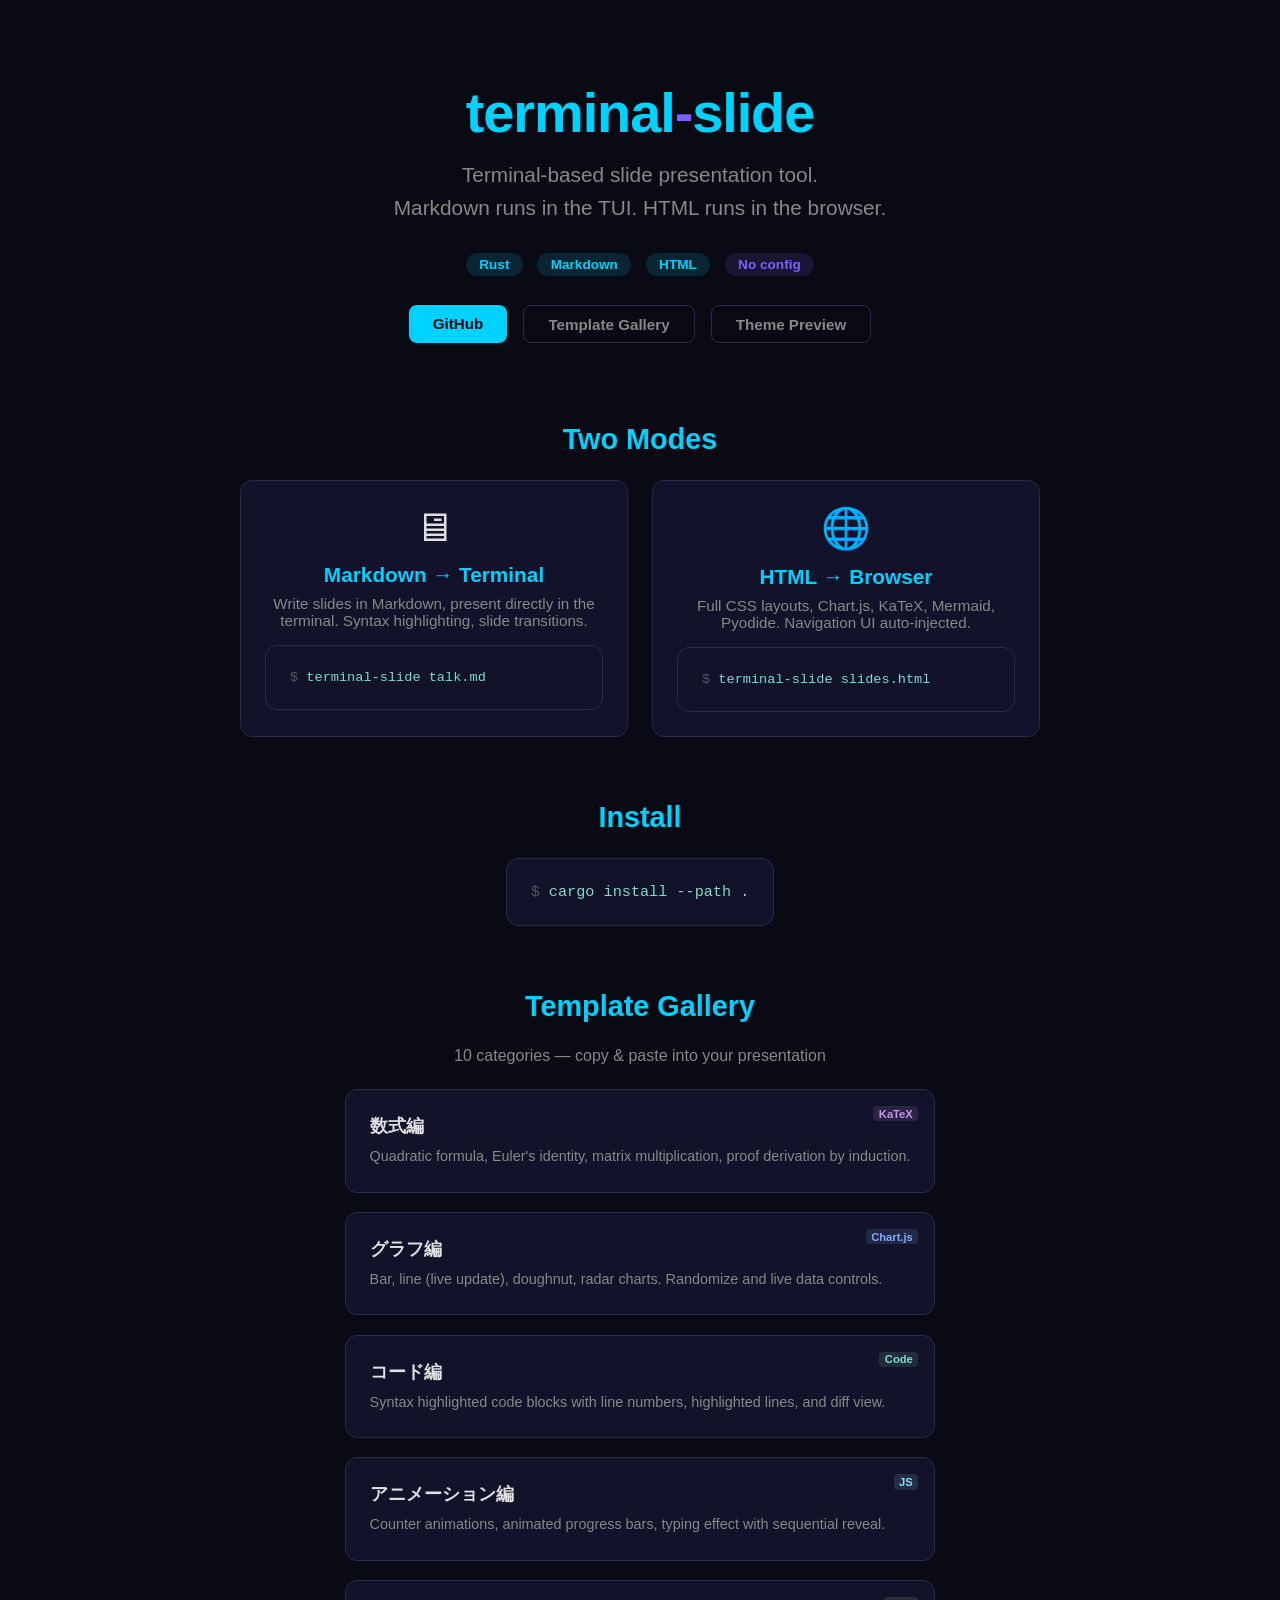
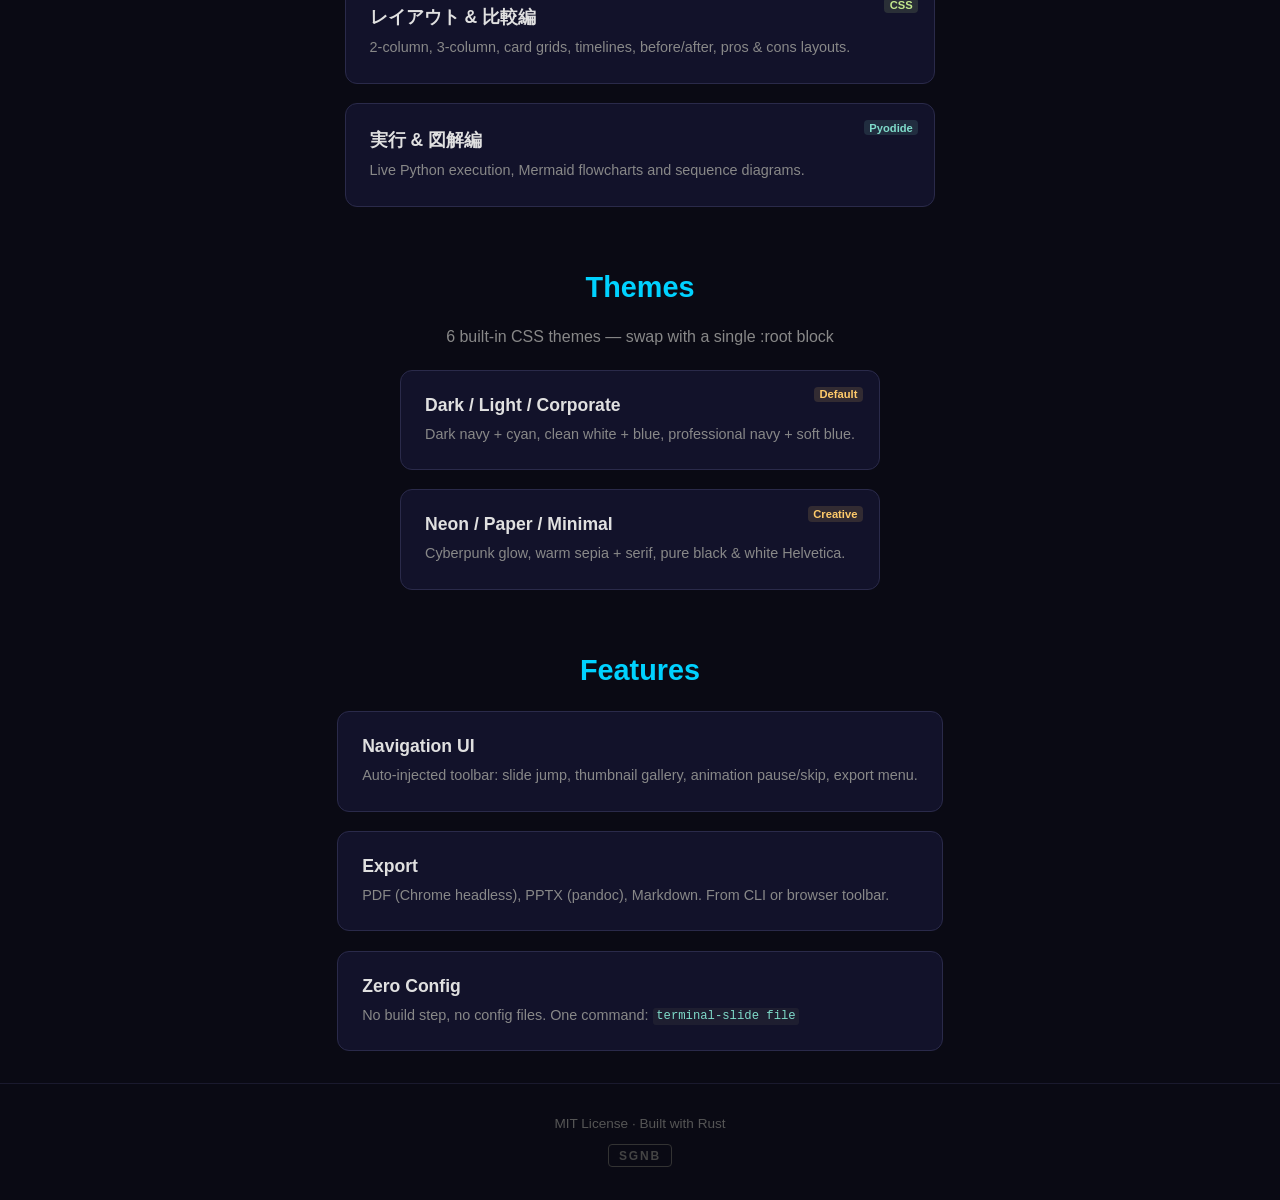
<file: docs/index.html>
<!DOCTYPE html>
<html lang="en">
<head>
<meta charset="utf-8">
<meta name="viewport" content="width=device-width, initial-scale=1">
<title>terminal-slide — Present from the terminal</title>
<style>
*{margin:0;padding:0;box-sizing:border-box}
body{font-family:'Inter',-apple-system,BlinkMacSystemFont,sans-serif;background:#0a0a14;color:#e0e0e0;min-height:100vh;display:flex;flex-direction:column}
a{color:#00d2ff;text-decoration:none;transition:opacity .2s}
a:hover{opacity:.8}
.hero{text-align:center;padding:5rem 2rem 3rem}
.hero h1{font-size:3.5rem;color:#00d2ff;margin-bottom:.5rem;letter-spacing:-.02em}
.hero h1 span{color:#7b61ff}
.hero p{font-size:1.3rem;color:#888;margin-top:.8rem;max-width:600px;margin-left:auto;margin-right:auto;line-height:1.6}
.badge{display:inline-block;background:#00d2ff22;color:#00d2ff;padding:.3em 1em;border-radius:20px;font-size:.85rem;font-weight:600;margin:.3rem}
.badge.purple{background:#7b61ff22;color:#7b61ff}
.section{max-width:1100px;margin:0 auto;padding:2rem}
.section h2{font-size:1.8rem;color:#00d2ff;margin-bottom:1.5rem;text-align:center}
.grid{display:grid;grid-template-columns:repeat(auto-fill,minmax(300px,1fr));gap:1.2rem}
.card{background:#12122a;border:1px solid #2a2a4a;border-radius:12px;padding:1.5rem;transition:all .2s;position:relative;overflow:hidden}
.card:hover{border-color:#00d2ff;transform:translateY(-3px);box-shadow:0 8px 24px rgba(0,210,255,.1)}
.card h3{color:#e0e0e0;font-size:1.1rem;margin-bottom:.5rem}
.card p{color:#888;font-size:.9rem;line-height:1.5}
.card .tag{position:absolute;top:1rem;right:1rem;font-size:.7rem;padding:.15em .5em;border-radius:4px;font-weight:600}
.tag-math{background:#c792ea22;color:#c792ea}
.tag-chart{background:#82aaff22;color:#82aaff}
.tag-code{background:#7fdbca22;color:#7fdbca}
.tag-layout{background:#c3e88d22;color:#c3e88d}
.tag-anim{background:#89ddff22;color:#89ddff}
.tag-theme{background:#ffcb6b22;color:#ffcb6b}
.install{background:#12122a;border:1px solid #2a2a4a;border-radius:12px;padding:1.5rem;max-width:600px;margin:0 auto;font-family:'Fira Code',monospace;font-size:.95rem;color:#7fdbca}
.install span{color:#555;user-select:none}
.modes{display:grid;grid-template-columns:1fr 1fr;gap:1.5rem;max-width:800px;margin:0 auto}
.mode{background:#12122a;border:1px solid #2a2a4a;border-radius:12px;padding:1.5rem;text-align:center}
.mode h3{color:#00d2ff;font-size:1.3rem;margin-bottom:.5rem}
.mode p{color:#888;font-size:.95rem}
.mode .icon{font-size:2.5rem;margin-bottom:.8rem}
footer{margin-top:auto;padding:2rem;text-align:center;border-top:1px solid #1a1a2e}
footer p{color:#555;font-size:.85rem}
.sgnb{display:inline-block;margin-top:.8rem;font-size:.75rem;letter-spacing:.15em;color:#444;font-weight:700;text-transform:uppercase;border:1px solid #333;padding:.3em .8em;border-radius:4px;transition:all .2s}
.sgnb:hover{color:#00d2ff;border-color:#00d2ff44}
.links{display:flex;gap:1rem;justify-content:center;margin-top:1.5rem;flex-wrap:wrap}
.btn{display:inline-block;padding:.6rem 1.5rem;border-radius:8px;font-size:.95rem;font-weight:600;transition:all .2s}
.btn-primary{background:#00d2ff;color:#0a0a14}
.btn-primary:hover{opacity:.9;transform:translateY(-1px)}
.btn-outline{border:1px solid #2a2a4a;color:#888}
.btn-outline:hover{border-color:#00d2ff;color:#00d2ff}
@media(max-width:600px){
  .hero h1{font-size:2.2rem}
  .modes{grid-template-columns:1fr}
  .grid{grid-template-columns:1fr}
}
</style>
</head>
<body>

<div class="hero">
  <h1>terminal<span>-</span>slide</h1>
  <p>Terminal-based slide presentation tool.<br>Markdown runs in the TUI. HTML runs in the browser.</p>
  <div style="margin-top:1.5rem">
    <span class="badge">Rust</span>
    <span class="badge">Markdown</span>
    <span class="badge">HTML</span>
    <span class="badge purple">No config</span>
  </div>
  <div class="links">
    <a href="https://github.com/lutelute/terminal-slide" class="btn btn-primary">GitHub</a>
    <a href="gallery.html" class="btn btn-outline">Template Gallery</a>
    <a href="themes.html" class="btn btn-outline">Theme Preview</a>
  </div>
</div>

<div class="section">
  <h2>Two Modes</h2>
  <div class="modes">
    <div class="mode">
      <div class="icon">🖥</div>
      <h3>Markdown → Terminal</h3>
      <p>Write slides in Markdown, present directly in the terminal. Syntax highlighting, slide transitions.</p>
      <div class="install" style="margin-top:1rem;text-align:left;font-size:.85rem">
        <span>$</span> terminal-slide talk.md
      </div>
    </div>
    <div class="mode">
      <div class="icon">🌐</div>
      <h3>HTML → Browser</h3>
      <p>Full CSS layouts, Chart.js, KaTeX, Mermaid, Pyodide. Navigation UI auto-injected.</p>
      <div class="install" style="margin-top:1rem;text-align:left;font-size:.85rem">
        <span>$</span> terminal-slide slides.html
      </div>
    </div>
  </div>
</div>

<div class="section">
  <h2>Install</h2>
  <div class="install">
    <span>$</span> cargo install --path .
  </div>
</div>

<div class="section">
  <h2>Template Gallery</h2>
  <p style="text-align:center;color:#888;margin-bottom:1.5rem">10 categories — copy & paste into your presentation</p>
  <div class="grid">
    <a href="gallery.html" class="card">
      <span class="tag tag-math">KaTeX</span>
      <h3>数式編</h3>
      <p>Quadratic formula, Euler's identity, matrix multiplication, proof derivation by induction.</p>
    </a>
    <a href="gallery.html" class="card">
      <span class="tag tag-chart">Chart.js</span>
      <h3>グラフ編</h3>
      <p>Bar, line (live update), doughnut, radar charts. Randomize and live data controls.</p>
    </a>
    <a href="gallery.html" class="card">
      <span class="tag tag-code">Code</span>
      <h3>コード編</h3>
      <p>Syntax highlighted code blocks with line numbers, highlighted lines, and diff view.</p>
    </a>
    <a href="gallery.html" class="card">
      <span class="tag tag-anim">JS</span>
      <h3>アニメーション編</h3>
      <p>Counter animations, animated progress bars, typing effect with sequential reveal.</p>
    </a>
    <a href="gallery.html" class="card">
      <span class="tag tag-layout">CSS</span>
      <h3>レイアウト &amp; 比較編</h3>
      <p>2-column, 3-column, card grids, timelines, before/after, pros & cons layouts.</p>
    </a>
    <a href="gallery.html" class="card">
      <span class="tag tag-code">Pyodide</span>
      <h3>実行 &amp; 図解編</h3>
      <p>Live Python execution, Mermaid flowcharts and sequence diagrams.</p>
    </a>
  </div>
</div>

<div class="section">
  <h2>Themes</h2>
  <p style="text-align:center;color:#888;margin-bottom:1.5rem">6 built-in CSS themes — swap with a single :root block</p>
  <div class="grid">
    <a href="themes.html" class="card">
      <span class="tag tag-theme">Default</span>
      <h3>Dark / Light / Corporate</h3>
      <p>Dark navy + cyan, clean white + blue, professional navy + soft blue.</p>
    </a>
    <a href="themes.html" class="card">
      <span class="tag tag-theme">Creative</span>
      <h3>Neon / Paper / Minimal</h3>
      <p>Cyberpunk glow, warm sepia + serif, pure black & white Helvetica.</p>
    </a>
  </div>
</div>

<div class="section">
  <h2>Features</h2>
  <div class="grid">
    <div class="card">
      <h3>Navigation UI</h3>
      <p>Auto-injected toolbar: slide jump, thumbnail gallery, animation pause/skip, export menu.</p>
    </div>
    <div class="card">
      <h3>Export</h3>
      <p>PDF (Chrome headless), PPTX (pandoc), Markdown. From CLI or browser toolbar.</p>
    </div>
    <div class="card">
      <h3>Zero Config</h3>
      <p>No build step, no config files. One command: <code style="background:#1e1e30;color:#7fdbca;padding:.1em .3em;border-radius:3px;font-size:.85em">terminal-slide file</code></p>
    </div>
  </div>
</div>

<footer>
  <p>MIT License &middot; Built with Rust</p>
  <a href="https://github.com/lutelute" class="sgnb">SGNB</a>
</footer>

</body>
</html>
</file>
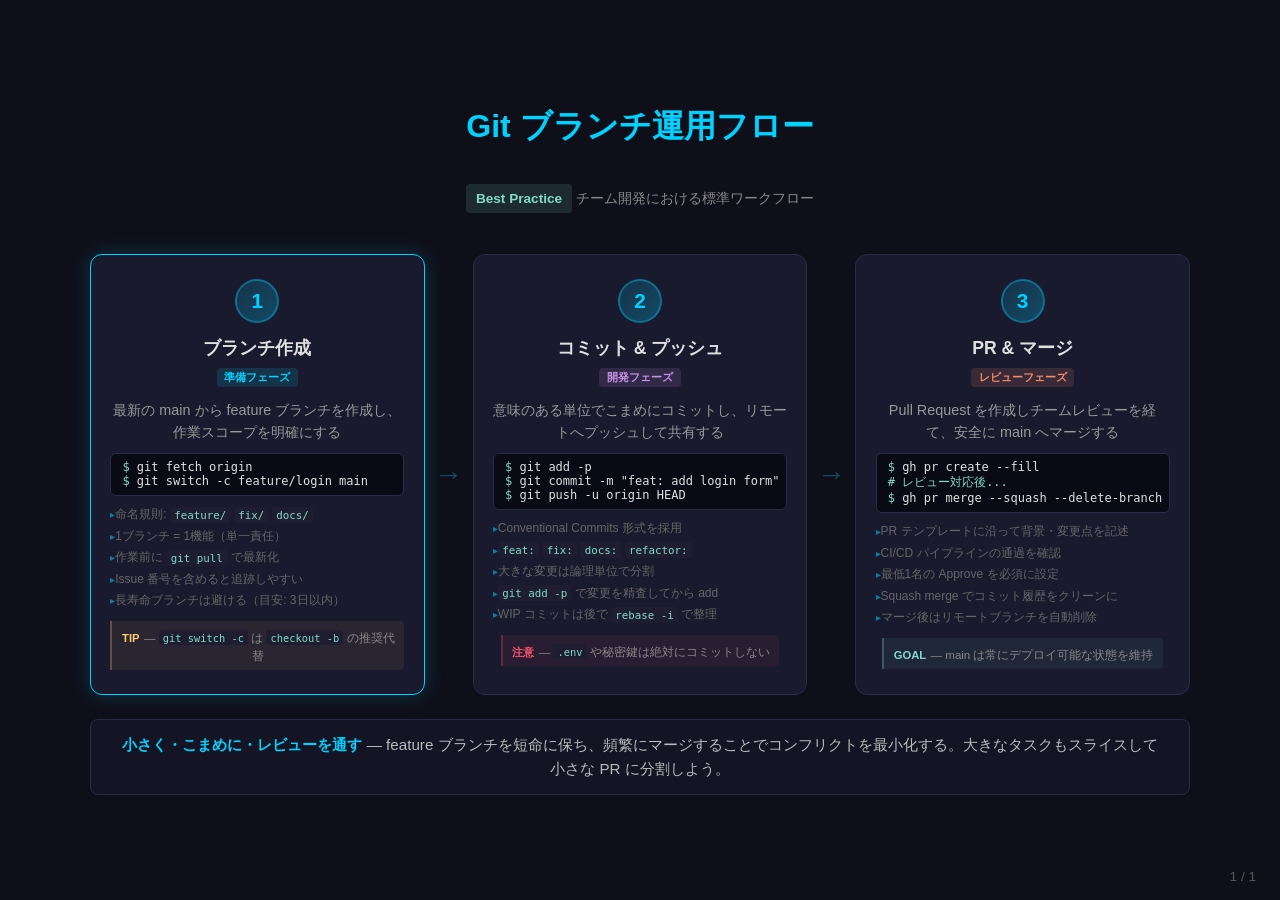
<file: demo-process.html>
<!DOCTYPE html>
<html lang="ja">
<head>
  <meta charset="UTF-8">
  <meta name="viewport" content="width=device-width, initial-scale=1.0">
  <title>Process Template Demo</title>
</head>
<body>

<div class="slide active">
  <div class="process-slide">
    <h2>Git ブランチ運用フロー</h2>
    <p style="color:#888;font-size:.9rem;margin-top:-.5rem;margin-bottom:.3rem">
      <span class="label green">Best Practice</span> チーム開発における標準ワークフロー
    </p>

    <div class="process-row">
      <div class="process-block flow-box">
        <div class="process-num">1</div>
        <h3>ブランチ作成</h3>
        <span class="label" style="font-size:.7rem">準備フェーズ</span>
        <p>最新の main から feature ブランチを作成し、作業スコープを明確にする</p>
        <div class="mini-cmd">
          <span class="prompt">$ </span><span class="cmd">git fetch origin</span><br>
          <span class="prompt">$ </span><span class="cmd">git switch -c feature/login main</span>
        </div>
        <ul class="detail">
          <li>命名規則: <code>feature/</code> <code>fix/</code> <code>docs/</code></li>
          <li>1ブランチ = 1機能（単一責任）</li>
          <li>作業前に <code>git pull</code> で最新化</li>
          <li>Issue 番号を含めると追跡しやすい</li>
          <li>長寿命ブランチは避ける（目安: 3日以内）</li>
        </ul>
        <div style="margin-top:.6rem;padding:.4rem .6rem;background:#ffcb6b11;border-left:2px solid #ffcb6b44;border-radius:0 4px 4px 0">
          <span style="color:#ffcb6b;font-size:.7rem;font-weight:600">TIP</span>
          <span style="color:#888;font-size:.72rem"> — <code>git switch -c</code> は <code>checkout -b</code> の推奨代替</span>
        </div>
      </div>

      <div class="process-arrow">→</div>

      <div class="process-block flow-box">
        <div class="process-num">2</div>
        <h3>コミット & プッシュ</h3>
        <span class="label purple" style="font-size:.7rem">開発フェーズ</span>
        <p>意味のある単位でこまめにコミットし、リモートへプッシュして共有する</p>
        <div class="mini-cmd">
          <span class="prompt">$ </span><span class="cmd">git add -p</span><br>
          <span class="prompt">$ </span><span class="cmd">git commit -m "feat: add login form"</span><br>
          <span class="prompt">$ </span><span class="cmd">git push -u origin HEAD</span>
        </div>
        <ul class="detail">
          <li>Conventional Commits 形式を採用</li>
          <li><code>feat:</code> <code>fix:</code> <code>docs:</code> <code>refactor:</code></li>
          <li>大きな変更は論理単位で分割</li>
          <li><code>git add -p</code> で変更を精査してから add</li>
          <li>WIP コミットは後で <code>rebase -i</code> で整理</li>
        </ul>
        <div style="margin-top:.6rem;padding:.4rem .6rem;background:#ff537011;border-left:2px solid #ff537044;border-radius:0 4px 4px 0">
          <span style="color:#ff5370;font-size:.7rem;font-weight:600">注意</span>
          <span style="color:#888;font-size:.72rem"> — <code>.env</code> や秘密鍵は絶対にコミットしない</span>
        </div>
      </div>

      <div class="process-arrow">→</div>

      <div class="process-block flow-box">
        <div class="process-num">3</div>
        <h3>PR & マージ</h3>
        <span class="label orange" style="font-size:.7rem">レビューフェーズ</span>
        <p>Pull Request を作成しチームレビューを経て、安全に main へマージする</p>
        <div class="mini-cmd">
          <span class="prompt">$ </span><span class="cmd">gh pr create --fill</span><br>
          <span class="output"># レビュー対応後...</span><br>
          <span class="prompt">$ </span><span class="cmd">gh pr merge --squash --delete-branch</span>
        </div>
        <ul class="detail">
          <li>PR テンプレートに沿って背景・変更点を記述</li>
          <li>CI/CD パイプラインの通過を確認</li>
          <li>最低1名の Approve を必須に設定</li>
          <li>Squash merge でコミット履歴をクリーンに</li>
          <li>マージ後はリモートブランチを自動削除</li>
        </ul>
        <div style="margin-top:.6rem;padding:.4rem .6rem;background:#7fdbca11;border-left:2px solid #7fdbca44;border-radius:0 4px 4px 0">
          <span style="color:#7fdbca;font-size:.7rem;font-weight:600">GOAL</span>
          <span style="color:#888;font-size:.72rem"> — main は常にデプロイ可能な状態を維持</span>
        </div>
      </div>
    </div>

    <div class="process-summary">
      <p><strong style="color:#00d2ff">小さく・こまめに・レビューを通す</strong> — feature ブランチを短命に保ち、頻繁にマージすることでコンフリクトを最小化する。大きなタスクもスライスして小さな PR に分割しよう。</p>
    </div>
  </div>
</div>

<div class="progress">1 / 1</div>
<script src="terminal-slide.js"></script>
</body>
</html>
</file>
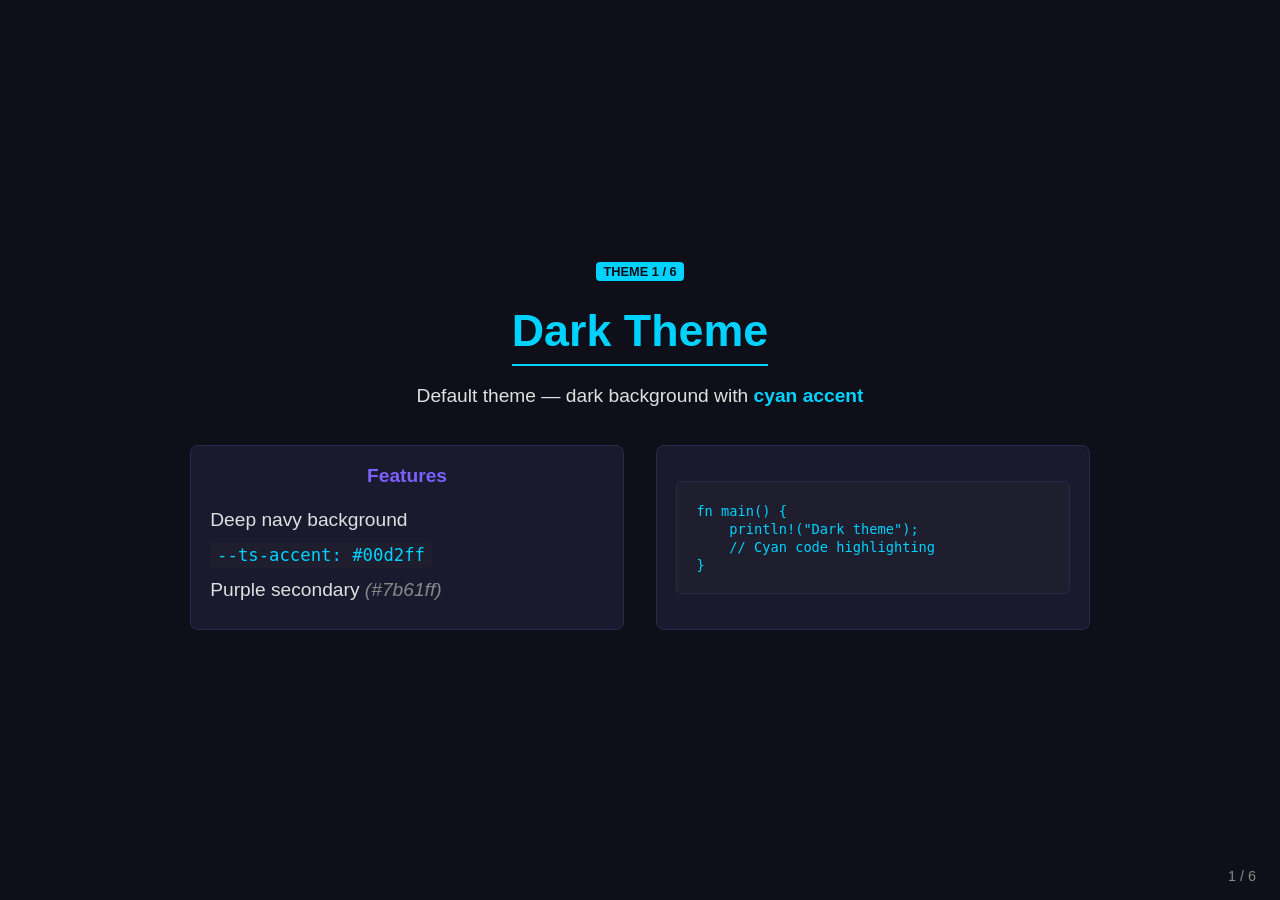
<file: docs/themes.html>
<!DOCTYPE html>
<html lang="en">
<head>
<meta charset="utf-8">
<meta name="viewport" content="width=device-width, initial-scale=1">
<title>Theme Preview</title>
<style>
* { margin: 0; padding: 0; box-sizing: border-box; }
body { font-family: 'Inter', -apple-system, BlinkMacSystemFont, sans-serif; background: #0f0f1a; color: #e0e0e0; overflow: hidden; }
.slide { display: none; flex-direction: column; justify-content: center; align-items: center; height: 100vh; padding: 4rem; text-align: center; position: absolute; top: 0; left: 0; width: 100%; }
.slide.active { display: flex; }
.slide.out-left  { display: flex; animation: slideOutLeft .3s ease-out forwards; }
.slide.out-right { display: flex; animation: slideOutRight .3s ease-out forwards; }
@keyframes slideIn        { from { opacity:0; transform:translateX(60px) } to { opacity:1; transform:translateX(0) } }
@keyframes slideInReverse { from { opacity:0; transform:translateX(-60px)} to { opacity:1; transform:translateX(0) } }
@keyframes slideOutLeft   { to   { opacity:0; transform:translateX(-60px) } }
@keyframes slideOutRight  { to   { opacity:0; transform:translateX(60px)  } }
h1 { font-size: 2.8rem; margin-bottom: 0.8rem; border-bottom: 2px solid; padding-bottom: 0.5rem; }
h2 { font-size: 2rem; margin-bottom: 1.2rem; }
h3 { font-size: 1.2rem; margin-bottom: 1rem; }
p, li { font-size: 1.2rem; line-height: 1.8; }
ul { list-style: none; text-align: left; }
code { padding: 0.15em 0.4em; border-radius: 4px; font-size: 0.9em; }
pre { border-radius: 6px; padding: 1.2rem; text-align: left; font-size: 0.95rem; margin: 1rem 0; overflow-x: auto; border: 1px solid; }
pre code { background: none; padding: 0; }
.label { display: inline-block; padding: 0.15em 0.6em; border-radius: 4px; font-size: 0.8em; font-weight: 600; margin-bottom: 1.5rem; }
.card { border-radius: 8px; padding: 1.2rem; margin: 0.5rem 0; border: 1px solid; }
.cols { display: flex; gap: 2rem; width: 100%; max-width: 900px; }
.cols > * { flex: 1; }
table { border-collapse: collapse; margin: 1rem 0; font-size: 1rem; }
th, td { padding: 0.5rem 0.8rem; border: 1px solid; text-align: left; }
.progress { position: fixed; bottom: 1rem; right: 1.5rem; font-size: 0.9rem; color: #888; }

/* ===== Theme 1: Dark ===== */
.theme-dark { --bg:#0f0f1a;--text:#e0e0e0;--accent:#00d2ff;--accent2:#7b61ff;--card-bg:#1a1a2e;--card-border:#2a2a4a;--code-bg:#1e1e2e;--code-text:#00d2ff;--muted:#888; }
/* ===== Theme 2: Light ===== */
.theme-light { --bg:#ffffff;--text:#1a1a2e;--accent:#0066cc;--accent2:#5a3d8a;--card-bg:#f5f5f7;--card-border:#d1d1d6;--code-bg:#f0f0f5;--code-text:#0066cc;--muted:#6b7280; }
/* ===== Theme 3: Corporate ===== */
.theme-corporate { --bg:#1b2838;--text:#e8eaed;--accent:#4da6ff;--accent2:#82b1ff;--card-bg:#243447;--card-border:#344d65;--code-bg:#1e2d3d;--code-text:#82b1ff;--muted:#8899aa; }
/* ===== Theme 4: Neon ===== */
.theme-neon { --bg:#000000;--text:#e0e0e0;--accent:#39ff14;--accent2:#ff00ff;--card-bg:#111111;--card-border:#333333;--code-bg:#0a0a0a;--code-text:#39ff14;--muted:#777; }
.theme-neon h1 { text-shadow: 0 0 10px var(--accent); }
.theme-neon h3 { text-shadow: 0 0 6px var(--accent2); }
.theme-neon .card { box-shadow: 0 0 8px rgba(57,255,20,0.15); border-color: var(--accent); }
.theme-neon .label { text-shadow: 0 0 4px var(--accent2); }
/* ===== Theme 5: Paper ===== */
.theme-paper { --bg:#faf6f0;--text:#3c3836;--accent:#b16286;--accent2:#458588;--card-bg:#f2ece4;--card-border:#d5cec4;--code-bg:#ede8e0;--code-text:#9d0006;--muted:#7c6f64;font-family:Georgia,'Times New Roman',serif; }
/* ===== Theme 6: Minimal ===== */
.theme-minimal { --bg:#ffffff;--text:#111111;--accent:#111111;--accent2:#555555;--card-bg:#f8f8f8;--card-border:#e0e0e0;--code-bg:#f4f4f4;--code-text:#333333;--muted:#999999;font-family:'Helvetica Neue',Arial,sans-serif; }
.theme-minimal h1 { border-bottom-width: 1px; }

/* Apply theme variables */
.slide { background: var(--bg); color: var(--text); }
.slide h1, .slide h2 { color: var(--accent); border-color: var(--accent); }
.slide h3 { color: var(--accent2); }
.slide code { background: var(--code-bg); color: var(--code-text); }
.slide pre { background: var(--code-bg); border-color: var(--card-border); }
.slide .card { background: var(--card-bg); border-color: var(--card-border); }
.slide .label { background: var(--accent); color: var(--bg); }
.slide th { background: var(--card-bg); color: var(--accent); }
.slide th, .slide td { border-color: var(--card-border); }
.slide strong { color: var(--accent); }
.slide em { color: var(--muted); }
</style>
</head>
<body>

<!-- ===== Slide 1: Dark ===== -->
<div class="slide active theme-dark">
  <span class="label">THEME 1 / 6</span>
  <h1>Dark Theme</h1>
  <p style="margin-bottom:1.5rem">Default theme — dark background with <strong>cyan accent</strong></p>
  <div class="cols">
    <div class="card">
      <h3>Features</h3>
      <ul>
        <li>Deep navy background</li>
        <li><code>--ts-accent: #00d2ff</code></li>
        <li>Purple secondary <em>(#7b61ff)</em></li>
      </ul>
    </div>
    <div class="card">
      <pre><code>fn main() {
    println!("Dark theme");
    // Cyan code highlighting
}</code></pre>
    </div>
  </div>
</div>

<!-- ===== Slide 2: Light ===== -->
<div class="slide theme-light">
  <span class="label">THEME 2 / 6</span>
  <h1>Light Theme</h1>
  <p style="margin-bottom:1.5rem">Clean white background with <strong>blue accent</strong></p>
  <div class="cols">
    <div class="card">
      <h3>Features</h3>
      <ul>
        <li>White background</li>
        <li><code>--ts-accent: #0066cc</code></li>
        <li>Purple secondary <em>(#5a3d8a)</em></li>
      </ul>
    </div>
    <div class="card">
      <pre><code>fn main() {
    println!("Light theme");
    // Great for bright rooms
}</code></pre>
    </div>
  </div>
</div>

<!-- ===== Slide 3: Corporate ===== -->
<div class="slide theme-corporate">
  <span class="label">THEME 3 / 6</span>
  <h1>Corporate Theme</h1>
  <p style="margin-bottom:1.5rem">Professional navy with <strong>soft blue accent</strong></p>
  <div class="cols">
    <div class="card">
      <h3>Features</h3>
      <ul>
        <li>Deep navy background</li>
        <li><code>--ts-accent: #4da6ff</code></li>
        <li>Light blue secondary <em>(#82b1ff)</em></li>
      </ul>
    </div>
    <div class="card">
      <pre><code>fn main() {
    println!("Corporate theme");
    // Business presentations
}</code></pre>
    </div>
  </div>
</div>

<!-- ===== Slide 4: Neon ===== -->
<div class="slide theme-neon">
  <span class="label">THEME 4 / 6</span>
  <h1>Neon Theme</h1>
  <p style="margin-bottom:1.5rem">Black background with <strong>glowing green</strong> and <span style="color:#ff00ff">magenta</span></p>
  <div class="cols">
    <div class="card">
      <h3>Features</h3>
      <ul>
        <li>Pure black background</li>
        <li><code>--ts-accent: #39ff14</code></li>
        <li>Glow text-shadow effects</li>
      </ul>
    </div>
    <div class="card">
      <pre><code>fn main() {
    println!("Neon theme");
    // Cyberpunk vibes
}</code></pre>
    </div>
  </div>
</div>

<!-- ===== Slide 5: Paper ===== -->
<div class="slide theme-paper">
  <span class="label">THEME 5 / 6</span>
  <h1>Paper Theme</h1>
  <p style="margin-bottom:1.5rem">Warm sepia with <strong>rose accent</strong> and serif typography</p>
  <div class="cols">
    <div class="card">
      <h3>Features</h3>
      <ul>
        <li>Warm cream background</li>
        <li><code>--ts-accent: #b16286</code></li>
        <li>Georgia serif font <em>(academic feel)</em></li>
      </ul>
    </div>
    <div class="card">
      <pre><code>fn main() {
    println!("Paper theme");
    // Academic & literary
}</code></pre>
    </div>
  </div>
</div>

<!-- ===== Slide 6: Minimal ===== -->
<div class="slide theme-minimal">
  <span class="label">THEME 6 / 6</span>
  <h1>Minimal Theme</h1>
  <p style="margin-bottom:1.5rem">Pure black and white — <strong>zero distraction</strong></p>
  <div class="cols">
    <div class="card">
      <h3>Features</h3>
      <ul>
        <li>White background</li>
        <li><code>--ts-accent: #111111</code></li>
        <li>Helvetica Neue <em>(clean sans-serif)</em></li>
      </ul>
    </div>
    <div class="card">
      <pre><code>fn main() {
    println!("Minimal theme");
    // Content-first design
}</code></pre>
    </div>
  </div>
</div>

<div class="progress"></div>
<script>
const slides = document.querySelectorAll('.slide');
const progress = document.querySelector('.progress');
let current = 0, animating = false;
function go(i, dir) {
  if (animating || i === current) return;
  const next = Math.max(0, Math.min(i, slides.length - 1));
  if (next === current) return;
  animating = true;
  const old = slides[current], nu = slides[next];
  const fwd = dir === 'fwd';
  old.classList.remove('active');
  old.classList.add(fwd ? 'out-left' : 'out-right');
  nu.style.animation = 'none'; nu.offsetHeight; nu.style.animation = '';
  nu.classList.add('active');
  nu.style.animationName = fwd ? 'slideIn' : 'slideInReverse';
  setTimeout(() => { old.classList.remove('out-left','out-right'); nu.style.animationName = ''; animating = false; }, 300);
  current = next;
  progress.textContent = (current + 1) + ' / ' + slides.length;
}
progress.textContent = '1 / ' + slides.length;
document.addEventListener('keydown', e => {
  if (['ArrowRight','l','j','n',' '].includes(e.key)) go(current + 1, 'fwd');
  else if (['ArrowLeft','h','k','p'].includes(e.key)) go(current - 1, 'bwd');
  else if (e.key === 'g') go(0, 'bwd');
  else if (e.key === 'G') go(slides.length - 1, 'fwd');
});
</script>
</body>
</html>
</file>
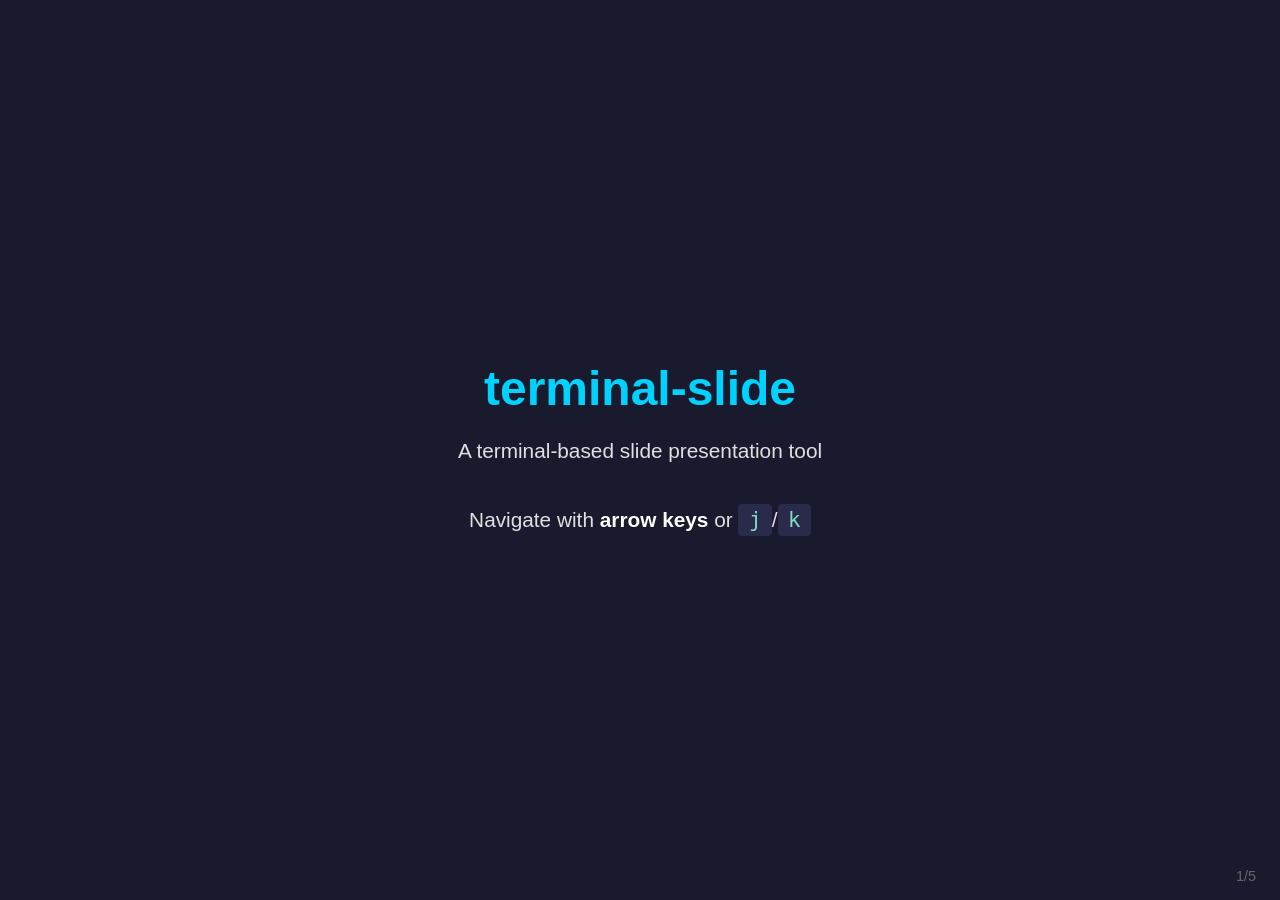
<file: examples/demo.html>
<!DOCTYPE html>
<html><head><meta charset="utf-8"><title>terminal-slide demo</title>
<style>
*{margin:0;padding:0;box-sizing:border-box}
body{font-family:-apple-system,BlinkMacSystemFont,sans-serif;background:#1a1a2e;color:#e0e0e0;overflow:hidden}
.slide{display:none;flex-direction:column;justify-content:center;align-items:center;height:100vh;padding:4rem;text-align:center;position:absolute;top:0;left:0;width:100%}
.slide.active{display:flex;animation:slideIn .3s cubic-bezier(.33,1,.68,1)}
.slide.out-left{display:flex;animation:slideOutLeft .3s cubic-bezier(.33,1,.68,1) forwards}
.slide.out-right{display:flex;animation:slideOutRight .3s cubic-bezier(.33,1,.68,1) forwards}
@keyframes slideIn{from{opacity:0;transform:translateX(60px)}to{opacity:1;transform:translateX(0)}}
@keyframes slideInReverse{from{opacity:0;transform:translateX(-60px)}to{opacity:1;transform:translateX(0)}}
@keyframes slideOutLeft{from{opacity:1;transform:translateX(0)}to{opacity:0;transform:translateX(-60px)}}
@keyframes slideOutRight{from{opacity:1;transform:translateX(0)}to{opacity:0;transform:translateX(60px)}}
h1{font-size:3rem;margin-bottom:1rem;color:#00d2ff}
h2{font-size:2.2rem;margin-bottom:1.5rem;color:#00d2ff}
p,li{font-size:1.3rem;line-height:1.8}
ul{list-style:none;text-align:left}
code{background:#2a2a4a;padding:0.2em 0.5em;border-radius:4px;font-family:monospace;color:#7fdbca}
pre{background:#2a2a4a;padding:1.5rem;border-radius:8px;text-align:left;font-size:1rem;margin:1rem 0}
pre code{background:none;padding:0}
table{border-collapse:collapse;margin:1rem 0;font-size:1.1rem}
th,td{border:1px solid #444;padding:0.5rem 1rem;text-align:left}
th{background:#2a2a4a;color:#00d2ff}
.progress{position:fixed;bottom:1rem;right:1.5rem;font-size:0.9rem;color:#666}
strong{color:#fff}em{color:#a0c4ff}
</style></head><body>
<div class="slide active"><h1>terminal-slide</h1><p>A terminal-based slide presentation tool</p><p style="margin-top:2rem">Navigate with <strong>arrow keys</strong> or <code>j</code>/<code>k</code></p></div>
<div class="slide"><h2>Features</h2><ul><li>Render <strong>Markdown</strong> slides in the terminal</li><li>Present <em>HTML</em> slides in the browser</li><li>Smooth slide transition animations</li><li>Syntax-highlighted code blocks</li></ul></div>
<div class="slide"><h2>Code Example</h2><pre><code>fn main() {
    let slides = parse_presentation("demo.md");
    for slide in &amp;slides {
        render(slide);
    }
}</code></pre></div>
<div class="slide"><h2>Keyboard Shortcuts</h2><table><tr><th>Action</th><th>Keys</th></tr><tr><td>Next slide</td><td>Right, l, j, n, Space</td></tr><tr><td>Previous slide</td><td>Left, h, k, p</td></tr><tr><td>First slide</td><td>g</td></tr><tr><td>Last slide</td><td>G</td></tr></table></div>
<div class="slide"><h2>Thank You</h2><p>Built with <strong>Rust</strong>, <em>ratatui</em>, and <code>tachyonfx</code></p></div>
<div class="progress"></div>
<script>
const s=document.querySelectorAll('.slide'),p=document.querySelector('.progress');let c=0,animating=false;
function go(i,dir){
  if(animating||i===c)return;
  var next=Math.max(0,Math.min(i,s.length-1));
  if(next===c)return;
  animating=true;
  var old=s[c],nu=s[next];
  var forward=dir==='fwd';
  old.classList.remove('active');
  old.classList.add(forward?'out-left':'out-right');
  nu.style.animation='none';nu.offsetHeight;nu.style.animation='';
  nu.classList.add('active');
  nu.style.animationName=forward?'slideIn':'slideInReverse';
  setTimeout(function(){old.classList.remove('out-left','out-right');nu.style.animationName='';animating=false},300);
  c=next;
  p.textContent=(c+1)+'/'+s.length;
}
p.textContent='1/'+s.length;
document.addEventListener('keydown',function(e){
  if(['ArrowRight','l','j','n',' '].indexOf(e.key)>=0)go(c+1,'fwd');
  else if(['ArrowLeft','h','k','p'].indexOf(e.key)>=0)go(c-1,'bwd');
  else if(e.key==='g')go(0,'bwd');
  else if(e.key==='G')go(s.length-1,'fwd');
});
</script></body></html>
</file>
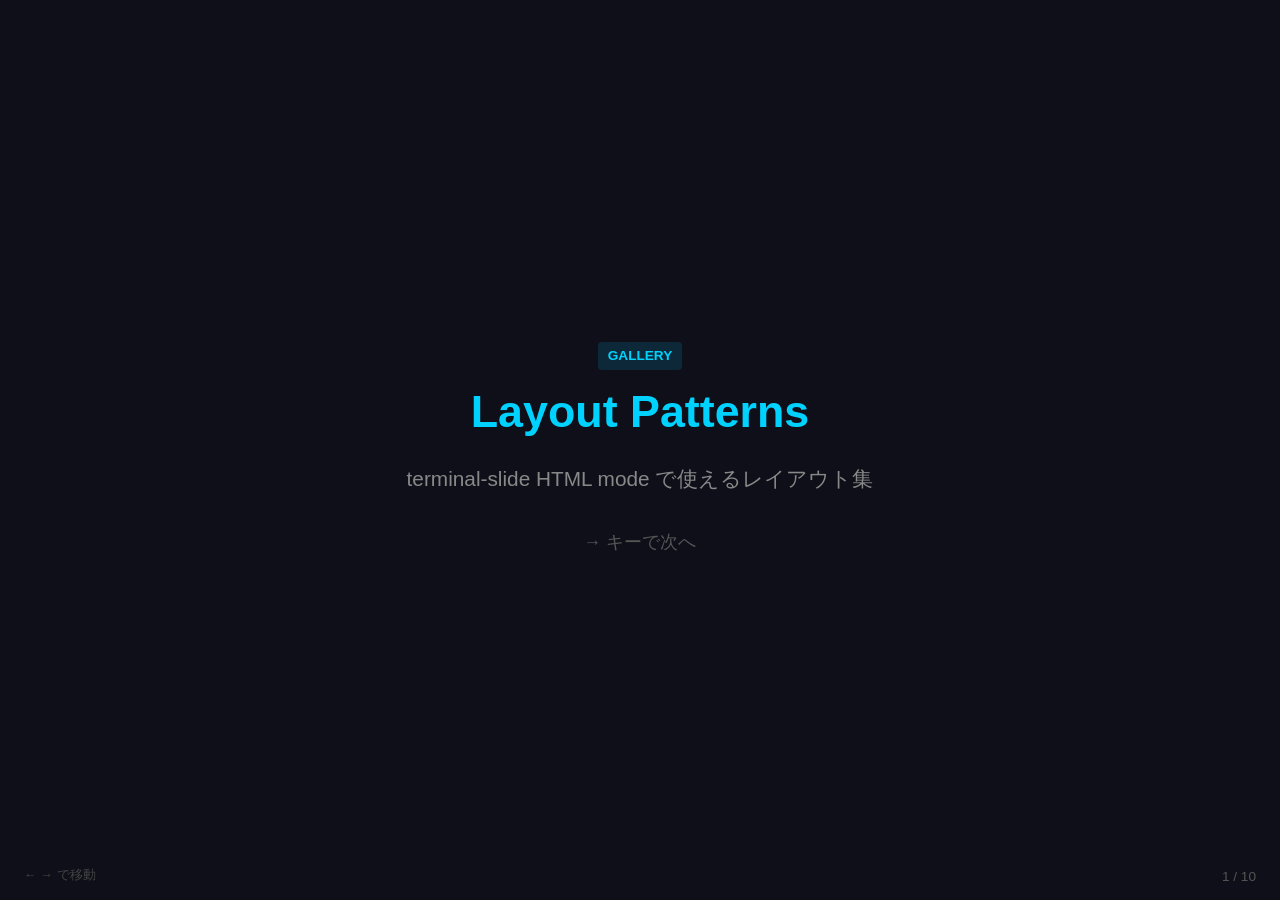
<file: examples/gallery.html>
<!DOCTYPE html>
<html><head><meta charset="utf-8"><title>Layout Gallery</title>
<style>
*{margin:0;padding:0;box-sizing:border-box}
body{font-family:-apple-system,BlinkMacSystemFont,'Segoe UI',sans-serif;background:#0f0f1a;color:#e0e0e0;overflow:hidden}
.slide{display:none;flex-direction:column;justify-content:center;align-items:center;height:100vh;padding:3rem 4rem;position:absolute;top:0;left:0;width:100%}
.slide.active{display:flex;animation:fadeSlide .35s cubic-bezier(.33,1,.68,1)}
@keyframes fadeSlide{from{opacity:0;transform:translateY(20px)}to{opacity:1;transform:translateY(0)}}
h1{font-size:2.8rem;color:#00d2ff;margin-bottom:.5rem}
h2{font-size:2rem;color:#00d2ff;margin-bottom:1.5rem;text-align:center;width:100%}
h3{font-size:1.4rem;color:#7fdbca;margin-bottom:.8rem}
p{font-size:1.1rem;line-height:1.7;color:#bbb}
code{background:#1e1e30;padding:.15em .4em;border-radius:3px;font-family:'Fira Code',monospace;color:#7fdbca;font-size:.95em}
.label{display:inline-block;background:#00d2ff22;color:#00d2ff;padding:.2em .7em;border-radius:4px;font-size:.85rem;margin-bottom:1rem;font-weight:600}
.progress{position:fixed;bottom:1rem;right:1.5rem;font-size:.85rem;color:#555}
.nav-hint{position:fixed;bottom:1rem;left:1.5rem;font-size:.8rem;color:#444}

/* ===== Layout utilities ===== */
.cols{display:flex;gap:2.5rem;width:100%;max-width:1100px}
.cols>*{flex:1}
.cols-3>*{flex:1}
.col-wide{flex:2!important}
.card{background:#1a1a2e;border:1px solid #2a2a4a;border-radius:12px;padding:1.5rem;transition:transform .2s,box-shadow .2s}
.card:hover{transform:translateY(-4px);box-shadow:0 8px 24px #00d2ff15}
.grid-3{display:grid;grid-template-columns:repeat(3,1fr);gap:1.5rem;width:100%;max-width:1100px}
.grid-2x2{display:grid;grid-template-columns:1fr 1fr;grid-template-rows:1fr 1fr;gap:1.5rem;width:100%;max-width:900px}
.grid-free{display:grid;grid-template-columns:2fr 1fr;grid-template-rows:auto auto;gap:1.5rem;width:100%;max-width:1000px}
.span-row{grid-column:1/-1}
.span-2-rows{grid-row:1/3}
.center-content{display:flex;flex-direction:column;align-items:center;justify-content:center;text-align:center}
pre{background:#1e1e30;padding:1rem;border-radius:8px;font-size:.9rem;overflow-x:auto;color:#a0c4ff;font-family:'Fira Code',monospace}

/* Accent colors */
.accent-cyan{border-left:3px solid #00d2ff}
.accent-green{border-left:3px solid #7fdbca}
.accent-purple{border-left:3px solid #c792ea}
.accent-orange{border-left:3px solid #f78c6c}
.accent-yellow{border-left:3px solid #ffcb6b}
.accent-pink{border-left:3px solid #ff5370}

/* icon placeholder */
.icon{font-size:2rem;margin-bottom:.5rem}
</style></head><body>

<!-- ========== Slide 1: Title ========== -->
<div class="slide active">
  <div class="center-content">
    <p class="label">GALLERY</p>
    <h1>Layout Patterns</h1>
    <p style="font-size:1.3rem;margin-top:1rem;color:#888">terminal-slide HTML mode で使えるレイアウト集</p>
    <p style="margin-top:2rem;color:#555">→ キーで次へ</p>
  </div>
</div>

<!-- ========== Slide 2: 2-Column ========== -->
<div class="slide">
  <h2>2 Column</h2>
  <div class="cols">
    <div class="card accent-cyan">
      <h3>Left Column</h3>
      <p>テキストや画像を左側に配置。説明文やコンテキストを提供するのに最適。</p>
      <pre>display: flex;
gap: 2.5rem;</pre>
    </div>
    <div class="card accent-green">
      <h3>Right Column</h3>
      <p>対比、比較、Before/Afterなど、2つの要素を並べて見せたいときに。</p>
      <pre>.cols {
  display: flex;
}
.cols > * {
  flex: 1;
}</pre>
    </div>
  </div>
</div>

<!-- ========== Slide 3: 2-Column (Wide + Narrow) ========== -->
<div class="slide">
  <h2>2 Column — Wide + Narrow</h2>
  <div class="cols">
    <div class="card accent-purple col-wide">
      <h3>Main Content (2/3)</h3>
      <p>メインコンテンツを広く取り、サイドに補足情報を配置するパターン。ドキュメントやチュートリアルで頻出。</p>
      <pre>fn main() {
    let app = App::new();
    app.run();
}</pre>
    </div>
    <div class="card accent-orange">
      <h3>Sidebar (1/3)</h3>
      <p style="font-size:.95rem">補足情報</p>
      <ul style="font-size:.9rem;color:#aaa;list-style:none;margin-top:.5rem">
        <li>• ヒント</li>
        <li>• 注意点</li>
        <li>• 参考リンク</li>
        <li>• メタデータ</li>
      </ul>
    </div>
  </div>
</div>

<!-- ========== Slide 4: 3-Column ========== -->
<div class="slide">
  <h2>3 Column</h2>
  <div class="cols cols-3">
    <div class="card accent-cyan">
      <div class="icon">⚡</div>
      <h3>Fast</h3>
      <p>Rustで書かれた高速なパーサー。大きなプレゼンも瞬時にレンダリング。</p>
    </div>
    <div class="card accent-green">
      <div class="icon">🎨</div>
      <h3>Beautiful</h3>
      <p>シンタックスハイライト、スムーズなトランジション、カスタマイズ可能なテーマ。</p>
    </div>
    <div class="card accent-purple">
      <div class="icon">🔧</div>
      <h3>Flexible</h3>
      <p>MarkdownでもHTMLでも。ターミナルでもブラウザでも表示可能。</p>
    </div>
  </div>
</div>

<!-- ========== Slide 5: 3-Column Cards ========== -->
<div class="slide">
  <h2>3 Column — Grid Cards</h2>
  <div class="grid-3">
    <div class="card accent-cyan">
      <p class="label">STEP 1</p>
      <h3>Markdownを書く</h3>
      <p><code>---</code> でスライドを区切る</p>
    </div>
    <div class="card accent-green">
      <p class="label">STEP 2</p>
      <h3>コマンド実行</h3>
      <p><code>terminal-slide talk.md</code></p>
    </div>
    <div class="card accent-purple">
      <p class="label">STEP 3</p>
      <h3>プレゼン開始</h3>
      <p>矢印キーで操作</p>
    </div>
    <div class="card accent-orange">
      <p class="label">TIP</p>
      <h3>HTMLモード</h3>
      <p><code>.html</code> ファイルならブラウザ表示</p>
    </div>
    <div class="card accent-yellow">
      <p class="label">TIP</p>
      <h3>コードブロック</h3>
      <p>シンタックスハイライト付き</p>
    </div>
    <div class="card accent-pink">
      <p class="label">TIP</p>
      <h3>アニメーション</h3>
      <p>tachyonfx によるトランジション</p>
    </div>
  </div>
</div>

<!-- ========== Slide 6: 2x2 Grid ========== -->
<div class="slide">
  <h2>2×2 Grid</h2>
  <div class="grid-2x2">
    <div class="card accent-cyan center-content" style="padding:2rem">
      <div style="font-size:2.5rem;margin-bottom:.3rem">📊</div>
      <h3>データ可視化</h3>
      <p>チャートやグラフを4象限に配置</p>
    </div>
    <div class="card accent-green center-content" style="padding:2rem">
      <div style="font-size:2.5rem;margin-bottom:.3rem">📝</div>
      <h3>比較表</h3>
      <p>Pros/Cons、Before/Afterに最適</p>
    </div>
    <div class="card accent-purple center-content" style="padding:2rem">
      <div style="font-size:2.5rem;margin-bottom:.3rem">🖼️</div>
      <h3>画像ギャラリー</h3>
      <p>スクリーンショットやモックアップ</p>
    </div>
    <div class="card accent-orange center-content" style="padding:2rem">
      <div style="font-size:2.5rem;margin-bottom:.3rem">💡</div>
      <h3>アイデア</h3>
      <p>ブレインストーミングの結果表示</p>
    </div>
  </div>
</div>

<!-- ========== Slide 7: Free Layout (Grid) ========== -->
<div class="slide">
  <h2>Free Layout — Grid</h2>
  <div class="grid-free">
    <div class="card accent-cyan span-2-rows" style="display:flex;flex-direction:column;justify-content:center">
      <h3>メインビジュアル</h3>
      <p>大きなコンテンツエリア。画像、コード、図表などを配置。<code>grid-row: 1/3</code> で2行分の高さを確保。</p>
      <pre style="margin-top:1rem">.grid-free {
  display: grid;
  grid-template-columns: 2fr 1fr;
  grid-template-rows: auto auto;
}
.span-2-rows {
  grid-row: 1 / 3;
}</pre>
    </div>
    <div class="card accent-green">
      <h3>補足 A</h3>
      <p>右上に小さなカード</p>
    </div>
    <div class="card accent-purple">
      <h3>補足 B</h3>
      <p>右下に小さなカード</p>
    </div>
  </div>
</div>

<!-- ========== Slide 8: Full-width + Bottom Row ========== -->
<div class="slide">
  <h2>Hero + Bottom Row</h2>
  <div style="display:grid;grid-template-columns:1fr 1fr 1fr;grid-template-rows:auto auto;gap:1.5rem;width:100%;max-width:1100px">
    <div class="card accent-cyan" style="grid-column:1/-1;text-align:center;padding:2rem">
      <h3 style="font-size:1.6rem">Full-Width Hero Section</h3>
      <p>全幅のヒーローエリア。キービジュアルやメインメッセージを大きく表示。下に3カラムで詳細を補足。</p>
    </div>
    <div class="card accent-green center-content">
      <h3>Detail 1</h3>
      <p>概要</p>
    </div>
    <div class="card accent-purple center-content">
      <h3>Detail 2</h3>
      <p>特徴</p>
    </div>
    <div class="card accent-orange center-content">
      <h3>Detail 3</h3>
      <p>メリット</p>
    </div>
  </div>
</div>

<!-- ========== Slide 9: Absolute Positioning ========== -->
<div class="slide">
  <h2>Absolute — Free Positioning</h2>
  <div style="position:relative;width:100%;max-width:1000px;height:60vh">
    <div class="card accent-cyan" style="position:absolute;top:0;left:0;width:45%">
      <h3>Top Left</h3>
      <p><code>position: absolute</code> で完全に自由な配置。重なりも表現可能。</p>
    </div>
    <div class="card accent-green" style="position:absolute;top:5%;right:0;width:35%">
      <h3>Top Right</h3>
      <p>右上に配置されたカード</p>
    </div>
    <div class="card accent-purple" style="position:absolute;top:40%;left:20%;width:50%;z-index:2;box-shadow:0 8px 32px #c792ea33">
      <h3>Overlapping Center</h3>
      <p>z-index で重なり順を制御。ハイライトしたい要素を前面に。</p>
    </div>
    <div class="card accent-orange" style="position:absolute;bottom:0;right:5%;width:40%">
      <h3>Bottom Right</h3>
      <p>下部に配置されたカード</p>
    </div>
  </div>
</div>

<!-- ========== Slide 10: Summary ========== -->
<div class="slide">
  <div class="center-content">
    <h2 style="margin-bottom:2rem">Layout Summary</h2>
    <div style="display:grid;grid-template-columns:1fr 1fr;gap:1rem;text-align:left;max-width:700px">
      <div><code>display: flex</code></div><div style="color:#888">2-3 Column 均等分割</div>
      <div><code>flex: 2</code></div><div style="color:#888">Wide + Narrow 比率指定</div>
      <div><code>display: grid</code></div><div style="color:#888">2×2, 3×N グリッド</div>
      <div><code>grid-column: 1/-1</code></div><div style="color:#888">全幅スパン</div>
      <div><code>grid-row: 1/3</code></div><div style="color:#888">複数行スパン</div>
      <div><code>position: absolute</code></div><div style="color:#888">完全自由配置・重なり</div>
    </div>
    <p style="margin-top:2.5rem;color:#555">コピペして自分のスライドに使ってください</p>
  </div>
</div>

<div class="progress"></div>
<div class="nav-hint">← → で移動</div>

<script>
const slides=document.querySelectorAll('.slide'),prog=document.querySelector('.progress');
let cur=0,busy=false;
function go(i,dir){
  if(busy||i===cur)return;
  var next=Math.max(0,Math.min(i,slides.length-1));
  if(next===cur)return;
  busy=true;
  slides[cur].classList.remove('active');
  slides[next].style.animation='none';slides[next].offsetHeight;slides[next].style.animation='';
  slides[next].classList.add('active');
  cur=next;
  prog.textContent=(cur+1)+' / '+slides.length;
  setTimeout(function(){busy=false},350);
}
prog.textContent='1 / '+slides.length;
document.addEventListener('keydown',function(e){
  if(['ArrowRight','l','j','n',' '].indexOf(e.key)>=0){e.preventDefault();go(cur+1,'fwd')}
  else if(['ArrowLeft','h','k','p'].indexOf(e.key)>=0){e.preventDefault();go(cur-1,'bwd')}
  else if(e.key==='g')go(0,'bwd');
  else if(e.key==='G')go(slides.length-1,'fwd');
});
</script>
</body></html>
</file>
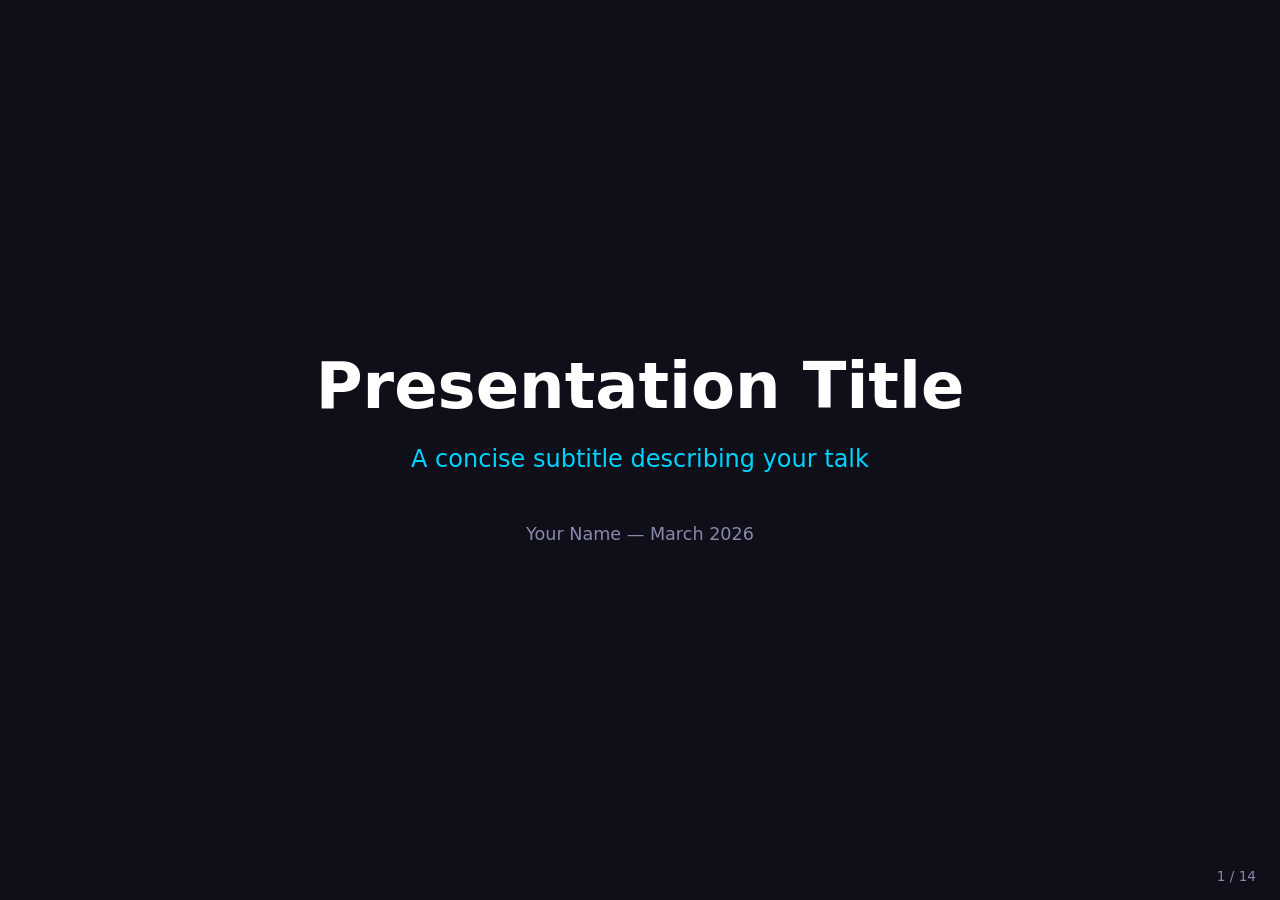
<file: templates/layouts.html>
<!DOCTYPE html>
<html lang="en">
<head>
<meta charset="UTF-8">
<meta name="viewport" content="width=device-width, initial-scale=1.0">
<title>Layout Templates Reference</title>
<style>
  /* ── Reset & Base ── */
  *, *::before, *::after { box-sizing: border-box; margin: 0; padding: 0; }
  html, body { height: 100%; overflow: hidden; font-family: 'Segoe UI', system-ui, -apple-system, sans-serif; background: #0f0f1a; color: #e0e0e0; }

  /* ── Slide Container ── */
  .slide {
    display: none;
    flex-direction: column;
    justify-content: center;
    align-items: center;
    width: 100vw;
    height: 100vh;
    padding: 60px 80px;
    position: absolute;
    top: 0; left: 0;
  }
  .slide.active { display: flex; }

  /* ── Accent colour ── */
  :root { --accent: #00d2ff; --bg: #0f0f1a; --card: #1a1a2e; --card-alt: #16213e; --border: #2a2a4a; --muted: #8888aa; }

  /* ── Typography ── */
  h1 { font-size: 3.2rem; font-weight: 700; color: #fff; line-height: 1.15; }
  h2 { font-size: 2.4rem; font-weight: 600; color: #fff; line-height: 1.2; }
  h3 { font-size: 1.4rem; font-weight: 600; color: var(--accent); }
  p, li { font-size: 1.15rem; line-height: 1.7; color: #ccc; }
  a { color: var(--accent); }

  /* ── Reusable Cards ── */
  .card {
    background: var(--card);
    border: 1px solid var(--border);
    border-radius: 12px;
    padding: 32px;
  }

  /* ── Utility ── */
  .text-accent { color: var(--accent); }
  .text-center { text-align: center; }
  .mt-1 { margin-top: 12px; }
  .mt-2 { margin-top: 24px; }
  .mt-3 { margin-top: 40px; }
  .gap-2 { gap: 24px; }
  .gap-3 { gap: 32px; }
  .w-full { width: 100%; }

  /* ── Bullets ── */
  ul.bullets { list-style: none; padding: 0; }
  ul.bullets li { padding: 8px 0 8px 28px; position: relative; font-size: 1.2rem; }
  ul.bullets li::before { content: '▸'; position: absolute; left: 0; color: var(--accent); font-weight: 700; }

  /* ── Code Block ── */
  pre.code-block {
    background: #0a0a18;
    border: 1px solid var(--border);
    border-radius: 10px;
    padding: 28px 32px;
    font-family: 'Fira Code', 'Cascadia Code', 'JetBrains Mono', monospace;
    font-size: 1rem;
    line-height: 1.7;
    overflow-x: auto;
    color: #c8d6e5;
    width: 100%;
  }
  pre.code-block .kw { color: #c792ea; }
  pre.code-block .fn { color: #82aaff; }
  pre.code-block .str { color: #c3e88d; }
  pre.code-block .cm { color: #546e7a; }
  pre.code-block .num { color: #f78c6c; }

  /* ── Blockquote ── */
  blockquote {
    border-left: 4px solid var(--accent);
    padding: 20px 32px;
    font-size: 1.6rem;
    font-style: italic;
    color: #ddd;
    max-width: 720px;
  }
  blockquote cite { display: block; margin-top: 16px; font-size: 1rem; font-style: normal; color: var(--muted); }

  /* ── Timeline ── */
  .timeline { position: relative; padding-left: 36px; }
  .timeline::before { content: ''; position: absolute; left: 8px; top: 0; bottom: 0; width: 2px; background: var(--border); }
  .timeline-item { position: relative; margin-bottom: 32px; }
  .timeline-item::before { content: ''; position: absolute; left: -32px; top: 6px; width: 14px; height: 14px; border-radius: 50%; background: var(--accent); border: 3px solid var(--bg); }
  .timeline-item h3 { margin-bottom: 4px; }
  .timeline-item p { font-size: 1rem; }

  /* ── Stats ── */
  .stat { text-align: center; }
  .stat .number { font-size: 3.4rem; font-weight: 800; color: var(--accent); line-height: 1; }
  .stat .label { font-size: 1rem; color: var(--muted); margin-top: 8px; }

  /* ── Image placeholder ── */
  .img-placeholder {
    background: var(--card);
    border: 2px dashed var(--border);
    border-radius: 12px;
    display: flex;
    align-items: center;
    justify-content: center;
    color: var(--muted);
    font-size: 1rem;
    min-height: 300px;
  }

  /* ── Progress indicator ── */
  #progress { position: fixed; bottom: 16px; right: 24px; font-size: 0.85rem; color: var(--muted); z-index: 100; }
</style>
</head>
<body>

<!-- ============================================================
     SLIDE 1 — TITLE SLIDE
     ============================================================ -->
<!-- TEMPLATE: Title Slide
Copy this pattern for your presentation title page.
Structure: centered block with large title, subtitle line, and author/date.
-->
<div class="slide active" data-slide="1">
  <h1 style="font-size:4rem;" class="text-center">Presentation Title</h1>
  <p style="font-size:1.5rem; color:var(--accent); margin-top:16px;" class="text-center">A concise subtitle describing your talk</p>
  <p style="margin-top:40px; color:var(--muted); font-size:1.1rem;" class="text-center">Your Name &mdash; March 2026</p>
</div>

<!-- ============================================================
     SLIDE 2 — SECTION DIVIDER
     ============================================================ -->
<!-- TEMPLATE: Section Divider
Use between major sections. Just a large centered heading.
-->
<div class="slide" data-slide="2">
  <h1 style="font-size:3.6rem;" class="text-center">Section Title</h1>
  <div style="width:80px; height:4px; background:var(--accent); border-radius:2px; margin-top:20px;"></div>
</div>

<!-- ============================================================
     SLIDE 3 — TEXT + BULLETS
     ============================================================ -->
<!-- TEMPLATE: Text + Bullets
Heading on top, followed by a bullet list. Good for key points.
-->
<div class="slide" data-slide="3" style="align-items:flex-start;">
  <h2>Key Takeaways</h2>
  <ul class="bullets mt-2" style="max-width:700px;">
    <li>First important point with enough detail to be useful</li>
    <li>Second point — keep bullets concise but informative</li>
    <li>Third point explaining a concept or recommendation</li>
    <li>Fourth point wrapping up the list</li>
  </ul>
</div>

<!-- ============================================================
     SLIDE 4 — TWO COLUMN EQUAL
     ============================================================ -->
<!-- TEMPLATE: Two Column Equal
Two equal-width cards side by side using flexbox.
-->
<div class="slide" data-slide="4">
  <h2 class="text-center w-full" style="margin-bottom:32px;">Two Column Layout</h2>
  <div style="display:flex; gap:32px; width:100%;">
    <div class="card" style="flex:1;">
      <h3>Left Column</h3>
      <p class="mt-1">Content for the left side. Use this for side-by-side comparisons, feature pairs, or any two equal pieces of content.</p>
    </div>
    <div class="card" style="flex:1;">
      <h3>Right Column</h3>
      <p class="mt-1">Content for the right side. Both columns share equal width and will grow/shrink together.</p>
    </div>
  </div>
</div>

<!-- ============================================================
     SLIDE 5 — TWO COLUMN WIDE + NARROW
     ============================================================ -->
<!-- TEMPLATE: Two Column Wide+Narrow
Asymmetric two-column layout (2:1 ratio). Main content left, sidebar right.
-->
<div class="slide" data-slide="5">
  <h2 class="text-center w-full" style="margin-bottom:32px;">Wide + Narrow Columns</h2>
  <div style="display:flex; gap:32px; width:100%;">
    <div class="card" style="flex:2;">
      <h3>Main Content</h3>
      <p class="mt-1">This wider column holds the primary content. It takes up roughly two-thirds of the available space. Ideal for explanations, diagrams, or code alongside a summary sidebar.</p>
    </div>
    <div class="card" style="flex:1;">
      <h3>Sidebar</h3>
      <p class="mt-1">Quick facts, stats, or links that complement the main content.</p>
    </div>
  </div>
</div>

<!-- ============================================================
     SLIDE 6 — THREE COLUMN
     ============================================================ -->
<!-- TEMPLATE: Three Column
Three equal cards in a row. Good for feature showcases or step-by-step flows.
-->
<div class="slide" data-slide="6">
  <h2 class="text-center w-full" style="margin-bottom:32px;">Three Column Layout</h2>
  <div style="display:flex; gap:24px; width:100%;">
    <div class="card" style="flex:1; text-align:center;">
      <h3>Step 1</h3>
      <p class="mt-1">Description of the first step or feature in the flow.</p>
    </div>
    <div class="card" style="flex:1; text-align:center;">
      <h3>Step 2</h3>
      <p class="mt-1">Description of the second step or feature in the flow.</p>
    </div>
    <div class="card" style="flex:1; text-align:center;">
      <h3>Step 3</h3>
      <p class="mt-1">Description of the third step or feature in the flow.</p>
    </div>
  </div>
</div>

<!-- ============================================================
     SLIDE 7 — CODE SHOWCASE
     ============================================================ -->
<!-- TEMPLATE: Code Showcase
Heading + large syntax-highlighted code block. Use span classes for coloring.
Classes: .kw (keyword), .fn (function), .str (string), .cm (comment), .num (number)
-->
<div class="slide" data-slide="7" style="align-items:flex-start;">
  <h2>Code Example</h2>
  <pre class="code-block mt-2"><span class="cm">// A simple Rust function</span>
<span class="kw">fn</span> <span class="fn">greet</span>(name: &amp;<span class="kw">str</span>) -&gt; String {
    <span class="kw">let</span> message = <span class="fn">format!</span>(<span class="str">"Hello, {}!"</span>, name);
    <span class="fn">println!</span>(<span class="str">"{}"</span>, message);
    message
}

<span class="kw">fn</span> <span class="fn">main</span>() {
    <span class="kw">let</span> result = <span class="fn">greet</span>(<span class="str">"world"</span>);
    <span class="fn">assert_eq!</span>(result, <span class="str">"Hello, world!"</span>);
}</pre>
</div>

<!-- ============================================================
     SLIDE 8 — IMAGE + TEXT
     ============================================================ -->
<!-- TEMPLATE: Image + Text
Placeholder image area on the left, text content on the right. Replace the
placeholder div with an <img> tag for real presentations.
-->
<div class="slide" data-slide="8">
  <h2 class="text-center w-full" style="margin-bottom:32px;">Image &amp; Text</h2>
  <div style="display:flex; gap:32px; width:100%; align-items:center;">
    <div class="img-placeholder" style="flex:1; min-height:340px;">
      [ Your Image Here ]
    </div>
    <div style="flex:1;">
      <h3>Description</h3>
      <p class="mt-1">Explain the image, diagram, or screenshot shown on the left. This layout works well for architecture diagrams, product screenshots, or workflow illustrations.</p>
      <ul class="bullets mt-2">
        <li>Highlight key detail one</li>
        <li>Highlight key detail two</li>
        <li>Highlight key detail three</li>
      </ul>
    </div>
  </div>
</div>

<!-- ============================================================
     SLIDE 9 — QUOTE / BLOCKQUOTE
     ============================================================ -->
<!-- TEMPLATE: Quote / Blockquote
Large centered quotation with attribution. Good for emphasis or inspiration.
-->
<div class="slide" data-slide="9">
  <blockquote>
    "The best way to predict the future is to invent it."
    <cite>&mdash; Alan Kay</cite>
  </blockquote>
</div>

<!-- ============================================================
     SLIDE 10 — COMPARISON (BEFORE / AFTER)
     ============================================================ -->
<!-- TEMPLATE: Comparison
Side-by-side comparison with colored headers. Useful for before/after,
pros/cons, or old-vs-new comparisons.
-->
<div class="slide" data-slide="10">
  <h2 class="text-center w-full" style="margin-bottom:32px;">Before vs After</h2>
  <div style="display:flex; gap:32px; width:100%;">
    <div class="card" style="flex:1; border-top:3px solid #ff6b6b;">
      <h3 style="color:#ff6b6b;">Before</h3>
      <ul class="bullets mt-1">
        <li>Manual deployments every two weeks</li>
        <li>Downtime during releases</li>
        <li>Rollbacks took hours</li>
      </ul>
    </div>
    <div class="card" style="flex:1; border-top:3px solid #51cf66;">
      <h3 style="color:#51cf66;">After</h3>
      <ul class="bullets mt-1">
        <li>Continuous delivery, multiple times per day</li>
        <li>Zero-downtime blue/green deploys</li>
        <li>Instant rollback with one command</li>
      </ul>
    </div>
  </div>
</div>

<!-- ============================================================
     SLIDE 11 — TIMELINE
     ============================================================ -->
<!-- TEMPLATE: Timeline
Vertical timeline with accent-colored dots. Good for roadmaps, history,
or step-by-step processes.
-->
<div class="slide" data-slide="11" style="align-items:flex-start;">
  <h2 style="margin-bottom:32px;">Project Timeline</h2>
  <div class="timeline" style="max-width:640px;">
    <div class="timeline-item">
      <h3>Q1 — Research</h3>
      <p>Conducted user interviews and competitive analysis to define requirements.</p>
    </div>
    <div class="timeline-item">
      <h3>Q2 — Prototype</h3>
      <p>Built and tested an interactive prototype with 50 beta users.</p>
    </div>
    <div class="timeline-item">
      <h3>Q3 — Development</h3>
      <p>Implemented core features, integrated CI/CD pipeline, began load testing.</p>
    </div>
    <div class="timeline-item">
      <h3>Q4 — Launch</h3>
      <p>Public release, onboarding first 1,000 users, monitoring and iteration.</p>
    </div>
  </div>
</div>

<!-- ============================================================
     SLIDE 12 — STATS / BIG NUMBERS
     ============================================================ -->
<!-- TEMPLATE: Stats / Big Numbers
Large numeric stats with labels. Great for KPIs, achievements, or metrics.
-->
<div class="slide" data-slide="12">
  <h2 class="text-center w-full" style="margin-bottom:40px;">By the Numbers</h2>
  <div style="display:flex; gap:48px; justify-content:center; width:100%;">
    <div class="stat">
      <div class="number">99.9%</div>
      <div class="label">Uptime SLA</div>
    </div>
    <div class="stat">
      <div class="number">4.2M</div>
      <div class="label">Requests / Day</div>
    </div>
    <div class="stat">
      <div class="number">12ms</div>
      <div class="label">Avg Latency</div>
    </div>
    <div class="stat">
      <div class="number">140+</div>
      <div class="label">Countries Served</div>
    </div>
  </div>
</div>

<!-- ============================================================
     SLIDE 13 — GRID CARDS (3x2)
     ============================================================ -->
<!-- TEMPLATE: Grid Cards
A 3x2 grid of cards. Adjust grid-template-columns for 2x3 or other layouts.
-->
<div class="slide" data-slide="13">
  <h2 class="text-center w-full" style="margin-bottom:32px;">Feature Grid</h2>
  <div style="display:grid; grid-template-columns:repeat(3, 1fr); gap:20px; width:100%;">
    <div class="card">
      <h3>Feature A</h3>
      <p class="mt-1" style="font-size:1rem;">Brief description of this feature or capability.</p>
    </div>
    <div class="card">
      <h3>Feature B</h3>
      <p class="mt-1" style="font-size:1rem;">Brief description of this feature or capability.</p>
    </div>
    <div class="card">
      <h3>Feature C</h3>
      <p class="mt-1" style="font-size:1rem;">Brief description of this feature or capability.</p>
    </div>
    <div class="card">
      <h3>Feature D</h3>
      <p class="mt-1" style="font-size:1rem;">Brief description of this feature or capability.</p>
    </div>
    <div class="card">
      <h3>Feature E</h3>
      <p class="mt-1" style="font-size:1rem;">Brief description of this feature or capability.</p>
    </div>
    <div class="card">
      <h3>Feature F</h3>
      <p class="mt-1" style="font-size:1rem;">Brief description of this feature or capability.</p>
    </div>
  </div>
</div>

<!-- ============================================================
     SLIDE 14 — FULL-WIDTH HERO + DETAILS ROW
     ============================================================ -->
<!-- TEMPLATE: Full-Width Hero + Details Row
A large hero banner area on top, with a row of detail cards below.
Good for product launches, announcements, or overview slides.
-->
<div class="slide" data-slide="14" style="justify-content:flex-start; padding-top:40px;">
  <div class="img-placeholder w-full" style="min-height:220px; font-size:1.4rem; border-radius:16px;">
    [ Hero Image / Banner ]
  </div>
  <div style="display:flex; gap:24px; width:100%; margin-top:28px;">
    <div class="card" style="flex:1; text-align:center;">
      <h3>Detail 1</h3>
      <p class="mt-1" style="font-size:1rem;">Supporting information for the hero content above.</p>
    </div>
    <div class="card" style="flex:1; text-align:center;">
      <h3>Detail 2</h3>
      <p class="mt-1" style="font-size:1rem;">Another supporting detail or call to action.</p>
    </div>
    <div class="card" style="flex:1; text-align:center;">
      <h3>Detail 3</h3>
      <p class="mt-1" style="font-size:1rem;">Third detail, metric, or next step for the audience.</p>
    </div>
  </div>
</div>

<!-- Progress indicator -->
<div id="progress"></div>

<!-- ── Keyboard Navigation ── -->
<script>
(function() {
  const slides = document.querySelectorAll('.slide');
  let current = 0;

  function show(index) {
    if (index < 0 || index >= slides.length) return;
    slides[current].classList.remove('active');
    current = index;
    slides[current].classList.add('active');
    document.getElementById('progress').textContent = (current + 1) + ' / ' + slides.length;
  }

  document.addEventListener('keydown', function(e) {
    if (e.key === 'ArrowRight' || e.key === 'ArrowDown' || e.key === ' ') {
      e.preventDefault(); show(current + 1);
    } else if (e.key === 'ArrowLeft' || e.key === 'ArrowUp') {
      e.preventDefault(); show(current - 1);
    } else if (e.key === 'Home') {
      e.preventDefault(); show(0);
    } else if (e.key === 'End') {
      e.preventDefault(); show(slides.length - 1);
    }
  });

  show(0);
})();
</script>
</body>
</html>
</file>
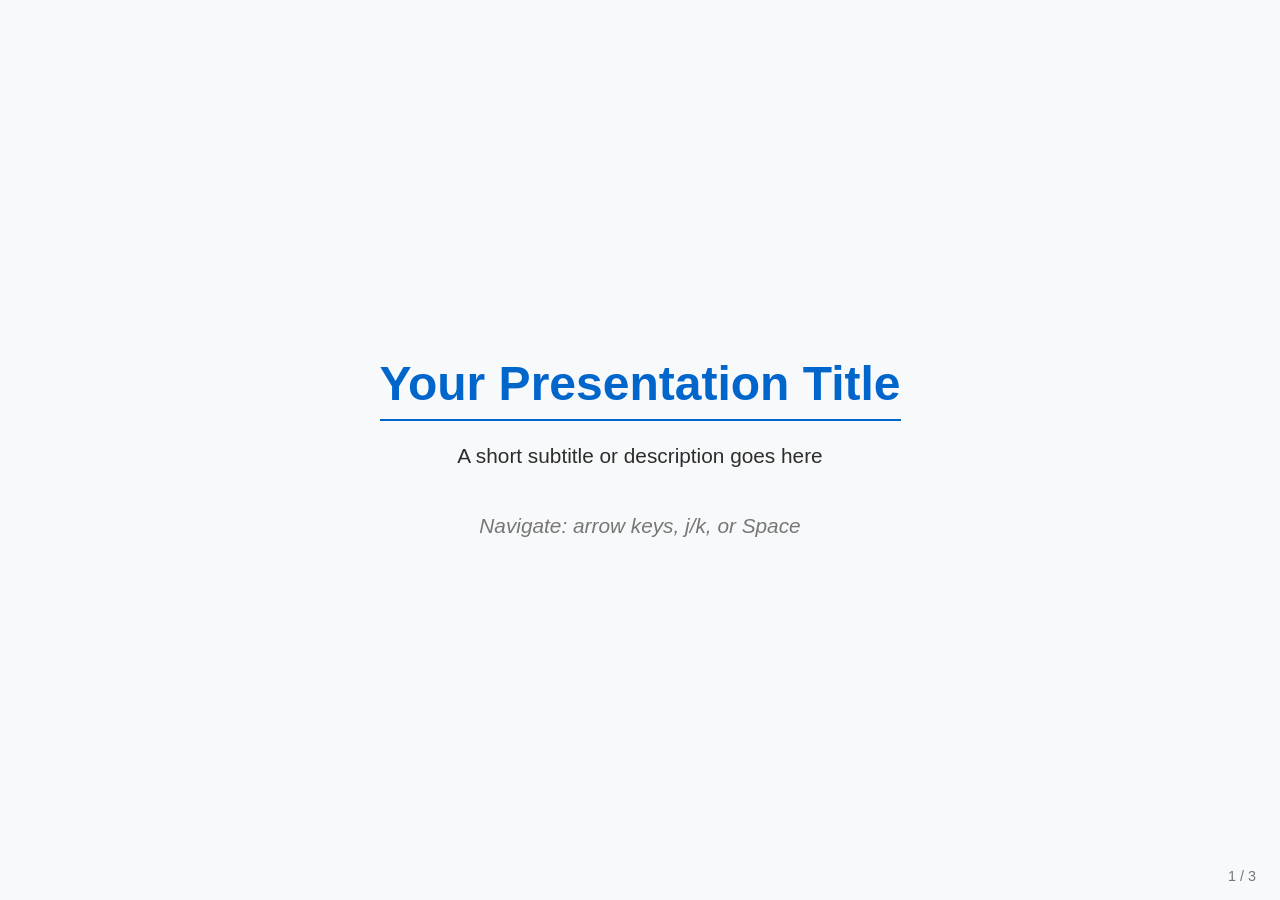
<file: templates/starter-light.html>
<!DOCTYPE html>
<html lang="en">
<head>
<meta charset="utf-8">
<meta name="viewport" content="width=device-width, initial-scale=1">
<!-- Change the title for your presentation -->
<title>My Presentation</title>
<style>
/* ── Light Theme (custom properties) ── */
:root {
  --ts-bg: #f8f9fa;
  --ts-text: #2d2d2d;
  --ts-accent: #0066cc;
  --ts-accent2: #6b4fbb;
  --ts-card-bg: #ffffff;
  --ts-card-border: #dde1e6;
  --ts-code-bg: #eef1f5;
  --ts-code-text: #0066cc;
  --ts-muted: #777;
}
/* ── Base Reset & Layout ── */
* { margin: 0; padding: 0; box-sizing: border-box; }
body { font-family: 'Inter', -apple-system, BlinkMacSystemFont, sans-serif;
       background: var(--ts-bg); color: var(--ts-text); overflow: hidden; }
/* ── Slide Container ── */
.slide { display: none; flex-direction: column; justify-content: center;
         align-items: center; height: 100vh; padding: 4rem;
         text-align: center; position: absolute; top: 0; left: 0; width: 100%; }
.slide.active { display: flex; animation: slideIn .3s ease-out; }
.slide.out-left  { display: flex; animation: slideOutLeft .3s ease-out forwards; }
.slide.out-right { display: flex; animation: slideOutRight .3s ease-out forwards; }
@keyframes slideIn        { from { opacity:0; transform:translateX(60px) } to { opacity:1; transform:translateX(0) } }
@keyframes slideInReverse { from { opacity:0; transform:translateX(-60px)} to { opacity:1; transform:translateX(0) } }
@keyframes slideOutLeft   { to   { opacity:0; transform:translateX(-60px) } }
@keyframes slideOutRight  { to   { opacity:0; transform:translateX(60px)  } }
/* ── Typography ── */
h1 { font-size: 3rem; margin-bottom: 1rem; color: var(--ts-accent);
     border-bottom: 2px solid var(--ts-accent); padding-bottom: 0.5rem; }
h2 { font-size: 2.2rem; margin-bottom: 1.5rem; color: var(--ts-accent); }
h3 { font-size: 1.3rem; color: var(--ts-accent2); }
p, li { font-size: 1.3rem; line-height: 1.8; }
ul { list-style: none; text-align: left; }
strong { color: #111; }
em { color: var(--ts-muted); font-style: italic; }
/* ── Cards ── */
.card { background: var(--ts-card-bg); border: 1px solid var(--ts-card-border);
        border-radius: 8px; padding: 1.2rem; margin: 0.8rem 0;
        box-shadow: 0 1px 3px rgba(0,0,0,0.06); }
/* ── Code Blocks ── */
code { background: var(--ts-code-bg); color: var(--ts-code-text);
       padding: 0.15em 0.4em; border-radius: 4px; font-size: 0.9em; }
pre  { background: var(--ts-code-bg); border: 1px solid var(--ts-card-border);
       border-radius: 6px; padding: 1.5rem; text-align: left;
       font-size: 1rem; margin: 1rem 0; overflow-x: auto; }
pre code { background: none; padding: 0; }
/* ── Labels ── */
.label { display: inline-block; background: var(--ts-accent); color: #fff;
         padding: 0.15em 0.6em; border-radius: 4px; font-size: 0.8em; font-weight: 600; }
/* ── Tables ── */
table { border-collapse: collapse; margin: 1rem 0; font-size: 1.1rem; }
th, td { border: 1px solid var(--ts-card-border); padding: 0.6rem 0.8rem; text-align: left; }
th { background: var(--ts-card-bg); color: var(--ts-accent); font-weight: 600; }
/* ── Progress Indicator ── */
.progress { position: fixed; bottom: 1rem; right: 1.5rem; font-size: 0.9rem; color: var(--ts-muted); }
</style>
</head>
<body>

<!-- ====== SLIDES START ====== -->
<!-- Each <div class="slide"> is one slide. The first one needs class="active". -->
<!-- Slide 1: Title -->
<div class="slide active">
  <h1>Your Presentation Title</h1>
  <p>A short subtitle or description goes here</p>
  <p style="margin-top:2rem"><em>Navigate: arrow keys, j/k, or Space</em></p>
</div>
<!-- Slide 2: Content — customize or duplicate this block -->
<div class="slide">
  <h2>Key Points</h2>
  <ul>
    <li>First item with <strong>bold</strong> emphasis</li>
    <li>Second item with <code>inline code</code></li>
    <li>Third item with <em>muted text</em></li>
  </ul>
</div>
<!-- Slide 3: Thank You -->
<div class="slide">
  <h2>Thank You</h2>
  <p>Questions? Reach out at <code>you@example.com</code></p>
</div>
<!-- ====== SLIDES END ====== -->
<div class="progress"></div>
<!-- ── Keyboard Navigation ── -->
<script>
const slides = document.querySelectorAll('.slide');
const progress = document.querySelector('.progress');
let current = 0, animating = false;
function go(i, dir) {
  if (animating || i === current) return;
  const next = Math.max(0, Math.min(i, slides.length - 1));
  if (next === current) return;
  animating = true;
  const old = slides[current], nu = slides[next];
  const fwd = dir === 'fwd';
  old.classList.remove('active');
  old.classList.add(fwd ? 'out-left' : 'out-right');
  nu.style.animation = 'none'; nu.offsetHeight; nu.style.animation = '';
  nu.classList.add('active');
  nu.style.animationName = fwd ? 'slideIn' : 'slideInReverse';
  setTimeout(() => { old.classList.remove('out-left','out-right'); nu.style.animationName = ''; animating = false; }, 300);
  current = next;
  progress.textContent = (current + 1) + ' / ' + slides.length;
}
progress.textContent = '1 / ' + slides.length;
document.addEventListener('keydown', e => {
  if (['ArrowRight','l','j','n',' '].includes(e.key)) go(current + 1, 'fwd');
  else if (['ArrowLeft','h','k','p'].includes(e.key)) go(current - 1, 'bwd');
  else if (e.key === 'g') go(0, 'bwd');
  else if (e.key === 'G') go(slides.length - 1, 'fwd');
});
</script>
</body>
</html>
</file>
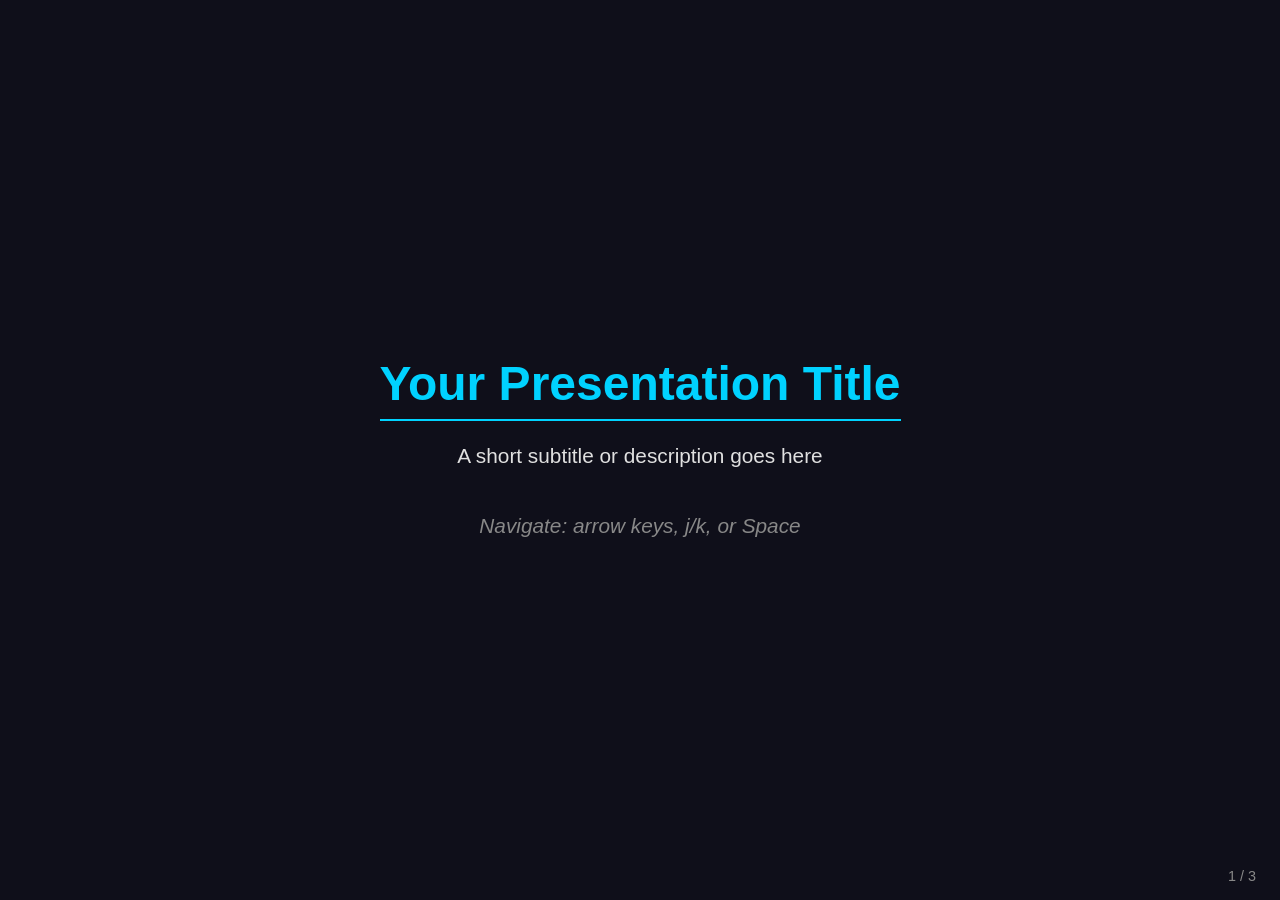
<file: templates/starter.html>
<!DOCTYPE html>
<html lang="en">
<head>
<meta charset="utf-8">
<meta name="viewport" content="width=device-width, initial-scale=1">
<!-- Change the title for your presentation -->
<title>My Presentation</title>
<style>
/* ── Dark Theme (custom properties) ── */
:root {
  --ts-bg: #0f0f1a;
  --ts-text: #e0e0e0;
  --ts-accent: #00d2ff;
  --ts-accent2: #7b61ff;
  --ts-card-bg: #1a1a2e;
  --ts-card-border: #2a2a4a;
  --ts-code-bg: #1e1e2e;
  --ts-code-text: #00d2ff;
  --ts-muted: #888;
}
/* ── Base Reset & Layout ── */
* { margin: 0; padding: 0; box-sizing: border-box; }
body { font-family: 'Inter', -apple-system, BlinkMacSystemFont, sans-serif;
       background: var(--ts-bg); color: var(--ts-text); overflow: hidden; }
/* ── Slide Container ── */
.slide { display: none; flex-direction: column; justify-content: center;
         align-items: center; height: 100vh; padding: 4rem;
         text-align: center; position: absolute; top: 0; left: 0; width: 100%; }
.slide.active { display: flex; }
.slide.out-left  { display: flex; animation: slideOutLeft .3s ease-out forwards; }
.slide.out-right { display: flex; animation: slideOutRight .3s ease-out forwards; }
@keyframes slideIn        { from { opacity:0; transform:translateX(60px) } to { opacity:1; transform:translateX(0) } }
@keyframes slideInReverse { from { opacity:0; transform:translateX(-60px)} to { opacity:1; transform:translateX(0) } }
@keyframes slideOutLeft   { to   { opacity:0; transform:translateX(-60px) } }
@keyframes slideOutRight  { to   { opacity:0; transform:translateX(60px)  } }
/* ── Typography ── */
h1 { font-size: 3rem; margin-bottom: 1rem; color: var(--ts-accent);
     border-bottom: 2px solid var(--ts-accent); padding-bottom: 0.5rem; }
h2 { font-size: 2.2rem; margin-bottom: 1.5rem; color: var(--ts-accent); }
h3 { font-size: 1.3rem; color: var(--ts-accent2); }
p, li { font-size: 1.3rem; line-height: 1.8; }
ul { list-style: none; text-align: left; }
strong { color: #fff; }
em { color: var(--ts-muted); font-style: italic; }
/* ── Cards ── */
.card { background: var(--ts-card-bg); border: 1px solid var(--ts-card-border);
        border-radius: 8px; padding: 1.2rem; margin: 0.8rem 0; }
/* ── Code Blocks ── */
code { background: var(--ts-code-bg); color: var(--ts-code-text);
       padding: 0.15em 0.4em; border-radius: 4px; font-size: 0.9em; }
pre  { background: var(--ts-code-bg); border: 1px solid var(--ts-card-border);
       border-radius: 6px; padding: 1.5rem; text-align: left;
       font-size: 1rem; margin: 1rem 0; overflow-x: auto; }
pre code { background: none; padding: 0; }
/* ── Labels ── */
.label { display: inline-block; background: var(--ts-accent); color: var(--ts-bg);
         padding: 0.15em 0.6em; border-radius: 4px; font-size: 0.8em; font-weight: 600; }
/* ── Tables ── */
table { border-collapse: collapse; margin: 1rem 0; font-size: 1.1rem; }
th, td { border: 1px solid var(--ts-card-border); padding: 0.6rem 0.8rem; text-align: left; }
th { background: var(--ts-card-bg); color: var(--ts-accent); font-weight: 600; }
/* ── Progress Indicator ── */
.progress { position: fixed; bottom: 1rem; right: 1.5rem; font-size: 0.9rem; color: var(--ts-muted); }
</style>
</head>
<body>

<!-- ====== SLIDES START ====== -->
<!-- Each <div class="slide"> is one slide. The first one needs class="active". -->
<!-- Slide 1: Title -->
<div class="slide active">
  <h1>Your Presentation Title</h1>
  <p>A short subtitle or description goes here</p>
  <p style="margin-top:2rem"><em>Navigate: arrow keys, j/k, or Space</em></p>
</div>
<!-- Slide 2: Content — customize or duplicate this block -->
<div class="slide">
  <h2>Key Points</h2>
  <ul>
    <li>First item with <strong>bold</strong> emphasis</li>
    <li>Second item with <code>inline code</code></li>
    <li>Third item with <em>muted text</em></li>
  </ul>
</div>
<!-- Slide 3: Thank You -->
<div class="slide">
  <h2>Thank You</h2>
  <p>Questions? Reach out at <code>you@example.com</code></p>
</div>
<!-- ====== SLIDES END ====== -->
<div class="progress"></div>
<!-- ── Keyboard Navigation ── -->
<script>
const slides = document.querySelectorAll('.slide');
const progress = document.querySelector('.progress');
let current = 0, animating = false;
function go(i, dir) {
  if (animating || i === current) return;
  const next = Math.max(0, Math.min(i, slides.length - 1));
  if (next === current) return;
  animating = true;
  const old = slides[current], nu = slides[next];
  const fwd = dir === 'fwd';
  old.classList.remove('active');
  old.classList.add(fwd ? 'out-left' : 'out-right');
  nu.style.animation = 'none'; nu.offsetHeight; nu.style.animation = '';
  nu.classList.add('active');
  nu.style.animationName = fwd ? 'slideIn' : 'slideInReverse';
  setTimeout(() => { old.classList.remove('out-left','out-right'); nu.style.animationName = ''; animating = false; }, 300);
  current = next;
  progress.textContent = (current + 1) + ' / ' + slides.length;
}
progress.textContent = '1 / ' + slides.length;
document.addEventListener('keydown', e => {
  if (['ArrowRight','l','j','n',' '].includes(e.key)) go(current + 1, 'fwd');
  else if (['ArrowLeft','h','k','p'].includes(e.key)) go(current - 1, 'bwd');
  else if (e.key === 'g') go(0, 'bwd');
  else if (e.key === 'G') go(slides.length - 1, 'fwd');
});
</script>
</body>
</html>
</file>
